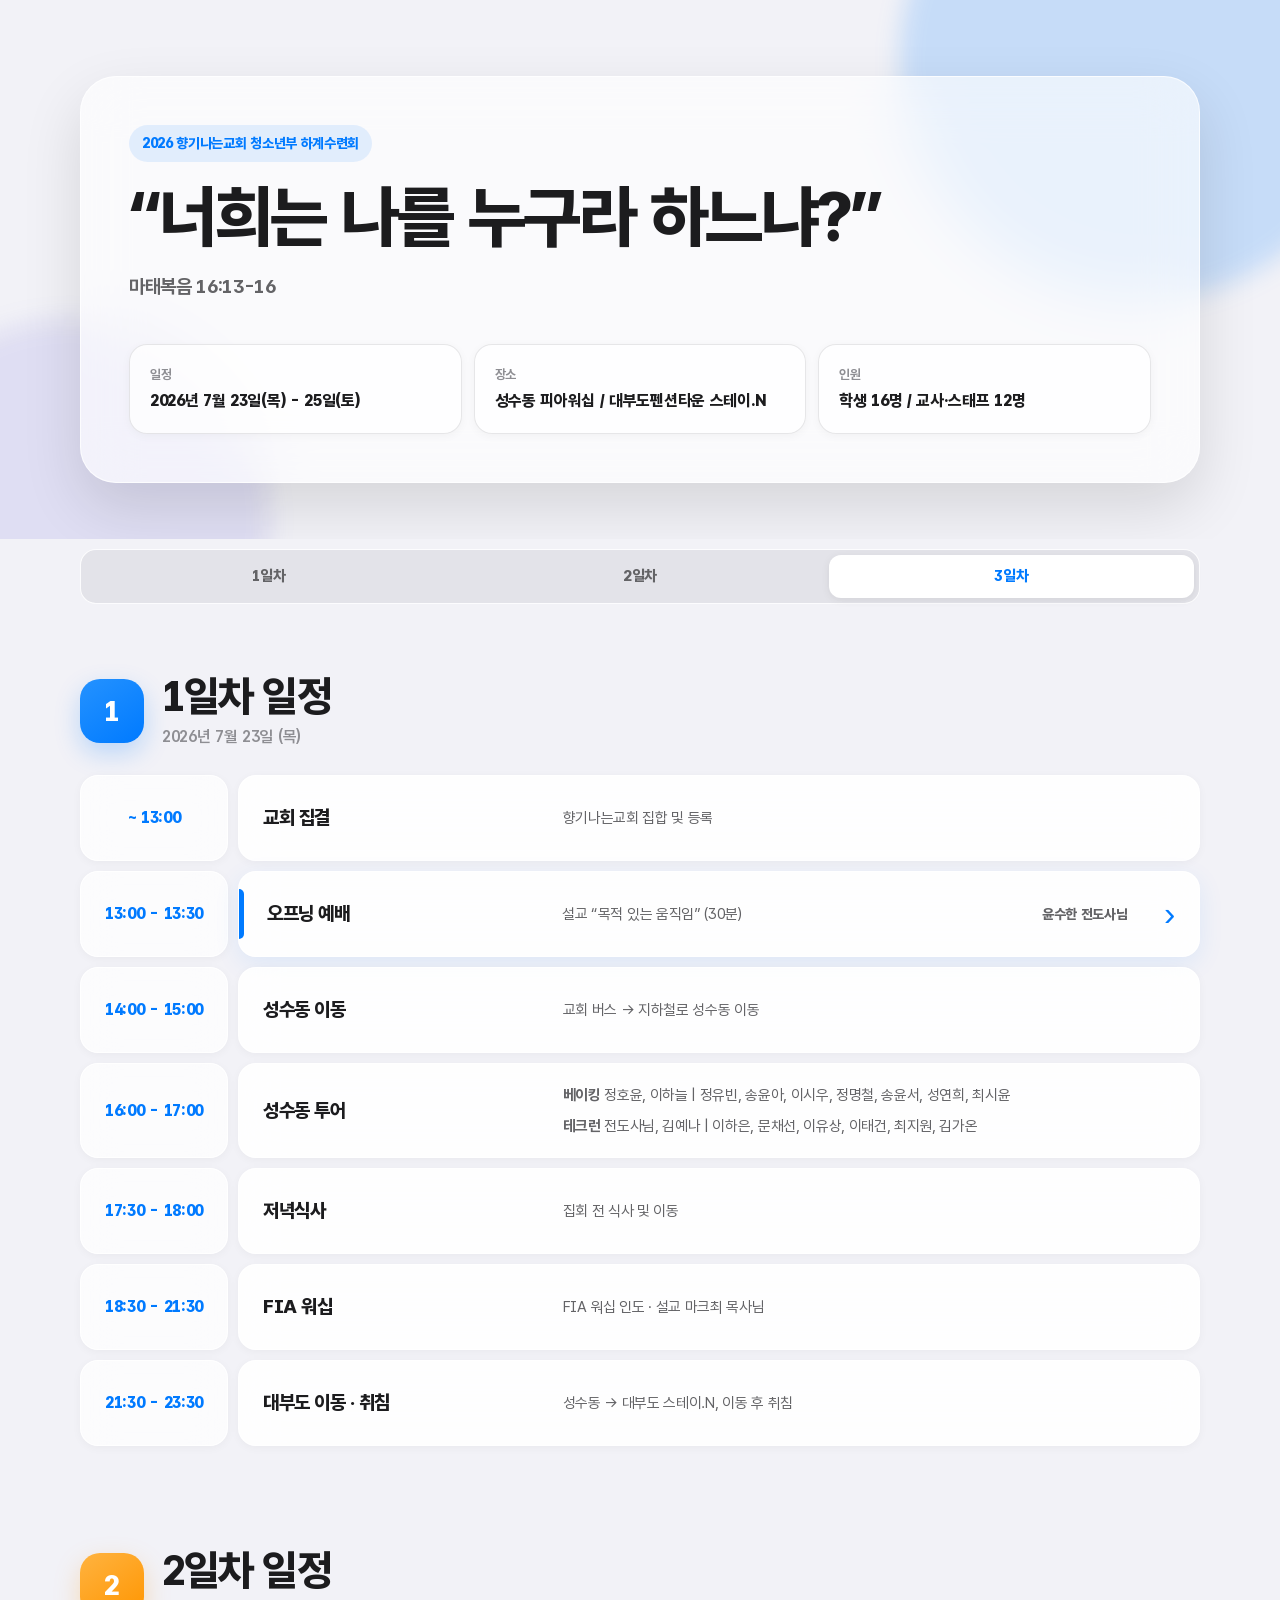
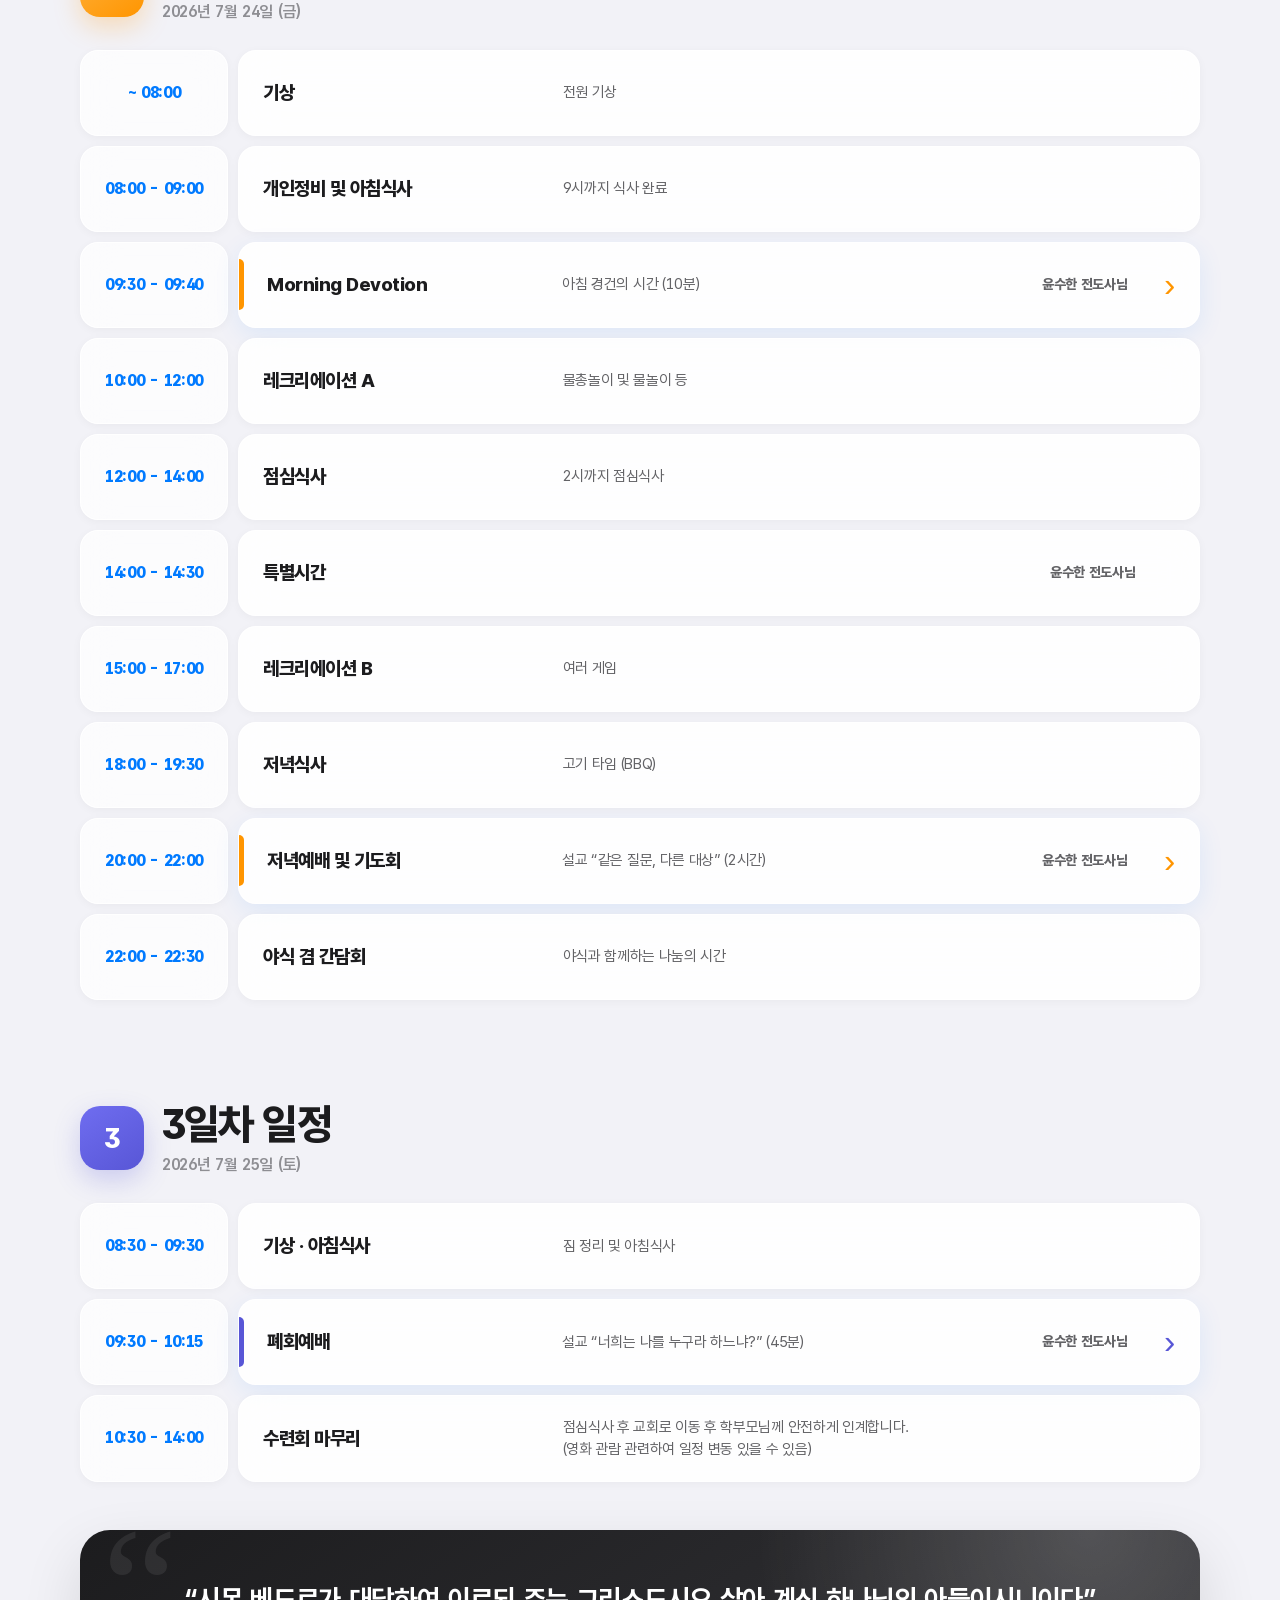
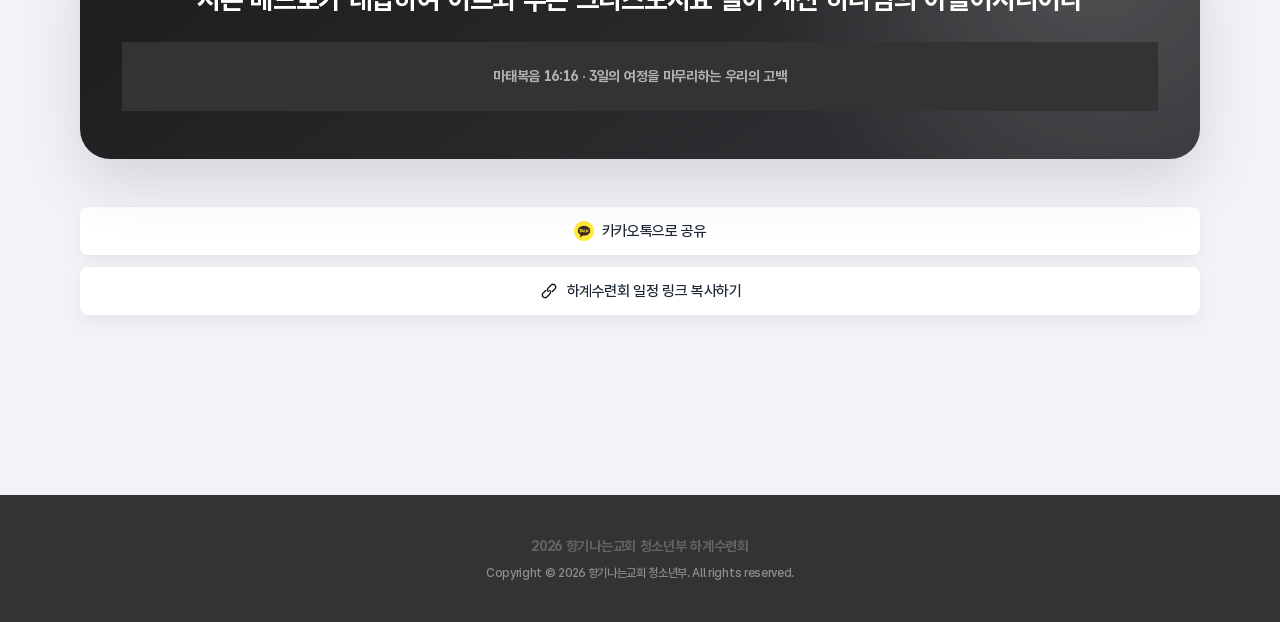
<file: index.html>
<!DOCTYPE html>
<html lang="ko">
<head>
  <meta charset="UTF-8">
  <meta name="viewport" content="width=device-width, initial-scale=1.0">
  <meta name="description" content="2026 향기나는교회 청소년부 하계수련회 일정 안내">

  <meta property="og:title" content="2026 향기나는교회 청소년부 하계수련회" />
  <meta property="og:type" content="website">
  <meta property="og:image" content="./resource/img/og.jpg">
  <meta property="og:url" content="https://haneulworks.github.io/hgnn-youth-summer-2026/">
  <meta property="og:description" content="📖 하계수련회 일정과 예배 순서를 확인하세요" />

  <title>2026 향기나는교회 청소년부 하계수련회</title>
  <link rel="stylesheet" href="./resource/css/font.css">
  <link rel="stylesheet" href="./resource/css/reset.css">
  <link rel="stylesheet" href="./resource/css/ux-common.css">
  <link rel="stylesheet" href="./resource/css/component.css">
  <link rel="stylesheet" href="./resource/css/main.css">
  <script src="./resource/js/common.js"></script>
</head>
<body>
  <a class="skip-link" href="#content">본문 바로가기</a>

  <div class="camp-wrap">
    <header class="camp-hero">
      <div class="inner">
        <p class="camp-hero__eyebrow">2026 향기나는교회 청소년부 하계수련회</p>
        <h1 class="camp-hero__title">“너희는 나를 누구라 하느냐?”</h1>
        <p class="camp-hero__verse">마태복음 16:13-16</p>
        <dl class="camp-hero__info">
          <div>
            <dt>일정</dt>
            <dd>2026년 7월 23일(목) - 25일(토)</dd>
          </div>
          <div>
            <dt>장소</dt>
            <dd>성수동 피아워십 / 대부도펜션타운 스테이.N</dd>
          </div>
          <div>
            <dt>인원</dt>
            <dd>학생 16명 / 교사·스태프 12명</dd>
          </div>
        </dl>
      </div>
    </header>

    <nav class="day-nav" aria-label="수련회 일차별 바로가기">
      <div class="inner">
        <a href="#day1">1일차</a>
        <a href="#day2">2일차</a>
        <a href="#day3">3일차</a>
      </div>
    </nav>

    <main id="content" class="schedule-main">
      <div class="inner">
        <section id="day1" class="day-section day-section--1" aria-labelledby="day1-title">
          <header class="day-heading">
            <span class="day-heading__number" aria-hidden="true">1</span>
            <div>
              <h2 id="day1-title">1일차 일정</h2>
              <p>2026년 7월 23일 (목)</p>
            </div>
          </header>

          <ol class="schedule-list">
            <li class="schedule-item">
              <time class="schedule-item__time" datetime="2026-07-23T11:00">~ 13:00</time>
              <div class="schedule-item__body">
                <strong class="schedule-item__title">교회 집결</strong>
                <p class="schedule-item__desc">향기나는교회 집합 및 등록</p>
                <!-- <span class="schedule-item__staff">각 반 선생님</span> -->
              </div>
            </li>
            <li class="schedule-item schedule-item--worship">
              <time class="schedule-item__time" datetime="2026-07-23T13:00">13:00 - 13:30</time>
              <a class="schedule-item__body" href="./sub/worship-opening.html" aria-label="오프닝 예배 순서지 바로가기">
                <strong class="schedule-item__title">오프닝 예배</strong>
                <p class="schedule-item__desc">설교 “목적 있는 움직임” (30분)</p>
                <span class="schedule-item__staff">윤수한 전도사님</span>
                <span class="schedule-item__link">예배 순서지 보기</span>
              </a>
            </li>
            <li class="schedule-item">
              <time class="schedule-item__time" datetime="2026-07-23T14:00">14:00 - 15:00</time>
              <div class="schedule-item__body">
                <strong class="schedule-item__title">성수동 이동</strong>
                <p class="schedule-item__desc">교회 버스 → 지하철로 성수동 이동</p>
              </div>
            </li>
            <li class="schedule-item">
              <time class="schedule-item__time" datetime="2026-07-23T15:00">16:00 - 17:00</time>
              <div class="schedule-item__body">
                <strong class="schedule-item__title">성수동 투어</strong>
                <div class="schedule-item__desc">
                    <p><b>베이킹</b> 정호윤, 이하늘 | 정유빈, 송윤아, 이시우, 정명철, 송윤서, 성연희, 최시윤</p>
                    <p class="mt-8"><b>테크런</b> 전도사님, 김예나 | 이하은, 문채선, 이유상, 이태건, 최지원, 김가온</p>
                </div>
              </div>
            </li>
            <li class="schedule-item">
              <time class="schedule-item__time" datetime="2026-07-23T17:00">17:30 - 18:00</time>
              <div class="schedule-item__body">
                <strong class="schedule-item__title">저녁식사</strong>
                <p class="schedule-item__desc">집회 전 식사 및 이동</p>
              </div>
            </li>
            <li class="schedule-item">
              <time class="schedule-item__time" datetime="2026-07-23T17:30">18:30 - 21:30</time>
              <div class="schedule-item__body">
                <strong class="schedule-item__title">FIA 워십</strong>
                <p class="schedule-item__desc">FIA 워십 인도 · 설교 마크최 목사님</p>
              </div>
            </li>
            <li class="schedule-item">
              <time class="schedule-item__time" datetime="2026-07-23T21:30">21:30 - 23:30</time>
              <div class="schedule-item__body">
                <strong class="schedule-item__title">대부도 이동 · 취침</strong>
                <p class="schedule-item__desc">성수동 → 대부도 스테이.N, 이동 후 취침</p>
              </div>
            </li>
          </ol>
        </section>

        <section id="day2" class="day-section day-section--2" aria-labelledby="day2-title">
          <header class="day-heading">
            <span class="day-heading__number" aria-hidden="true">2</span>
            <div>
              <h2 id="day2-title">2일차 일정</h2>
              <p>2026년 7월 24일 (금)</p>
            </div>
          </header>

          <ol class="schedule-list">
            <li class="schedule-item">
              <time class="schedule-item__time" datetime="2026-07-24T08:00">~ 08:00</time>
              <div class="schedule-item__body">
                <strong class="schedule-item__title">기상</strong>
                <p class="schedule-item__desc">전원 기상</p>
              </div>
            </li>
            <li class="schedule-item">
              <time class="schedule-item__time" datetime="2026-07-24T08:00">08:00 - 09:00</time>
              <div class="schedule-item__body">
                <strong class="schedule-item__title">개인정비 및 아침식사</strong>
                <p class="schedule-item__desc">9시까지 식사 완료</p>
              </div>
            </li>
            <li class="schedule-item schedule-item--worship">
              <time class="schedule-item__time" datetime="2026-07-24T09:30">09:30 - 09:40</time>
              <a class="schedule-item__body" href="./sub/worship-morning.html" aria-label="Morning Devotion 순서지 바로가기">
                <strong class="schedule-item__title">Morning Devotion</strong>
                <p class="schedule-item__desc">아침 경건의 시간 (10분)</p>
                <span class="schedule-item__staff">윤수한 전도사님</span>
                <span class="schedule-item__link">예배 순서지 보기</span>
              </a>
            </li>
            <li class="schedule-item">
              <time class="schedule-item__time" datetime="2026-07-24T10:00">10:00 - 12:00</time>
              <div class="schedule-item__body">
                <strong class="schedule-item__title">레크리에이션 A</strong>
                <p class="schedule-item__desc">물총놀이 및 물놀이 등</p>
              </div>
            </li>
            <li class="schedule-item">
              <time class="schedule-item__time" datetime="2026-07-24T12:00">12:00 - 14:00</time>
              <div class="schedule-item__body">
                <strong class="schedule-item__title">점심식사</strong>
                <p class="schedule-item__desc">2시까지 점심식사</p>
              </div>
            </li>
            <li class="schedule-item">
              <time class="schedule-item__time" datetime="2026-07-24T14:00">14:00 - 14:30</time>
              <div class="schedule-item__body">
                <strong class="schedule-item__title">특별시간</strong>
                <p class="schedule-item__desc"></p>
                <span class="schedule-item__staff">윤수한 전도사님</span>
              </div>
            </li>
            <li class="schedule-item">
              <time class="schedule-item__time" datetime="2026-07-24T15:00">15:00 - 17:00</time>
              <div class="schedule-item__body">
                <strong class="schedule-item__title">레크리에이션 B</strong>
                <p class="schedule-item__desc">여러 게임</p>
              </div>
            </li>
            <li class="schedule-item">
              <time class="schedule-item__time" datetime="2026-07-24T18:00">18:00 - 19:30</time>
              <div class="schedule-item__body">
                <strong class="schedule-item__title">저녁식사</strong>
                <p class="schedule-item__desc">고기 타임 (BBQ)</p>
              </div>
            </li>
            <li class="schedule-item schedule-item--worship">
              <time class="schedule-item__time" datetime="2026-07-24T20:00">20:00 - 22:00</time>
              <a class="schedule-item__body" href="./sub/worship-evening.html" aria-label="저녁예배 및 기도회 순서지 바로가기">
                <strong class="schedule-item__title">저녁예배 및 기도회</strong>
                <p class="schedule-item__desc">설교 “같은 질문, 다른 대상” (2시간)</p>
                <span class="schedule-item__staff">윤수한 전도사님</span>
                <span class="schedule-item__link">예배 순서지 보기</span>
              </a>
            </li>
            <li class="schedule-item">
              <time class="schedule-item__time" datetime="2026-07-24T22:00">22:00 - 22:30</time>
              <div class="schedule-item__body">
                <strong class="schedule-item__title">야식 겸 간담회</strong>
                <p class="schedule-item__desc">야식과 함께하는 나눔의 시간</p>
              </div>
            </li>
          </ol>
        </section>

        <section id="day3" class="day-section day-section--3" aria-labelledby="day3-title">
          <header class="day-heading">
            <span class="day-heading__number" aria-hidden="true">3</span>
            <div>
              <h2 id="day3-title">3일차 일정</h2>
              <p>2026년 7월 25일 (토)</p>
            </div>
          </header>

          <ol class="schedule-list">
            <li class="schedule-item">
              <time class="schedule-item__time" datetime="2026-07-25T08:30">08:30 - 09:30</time>
              <div class="schedule-item__body">
                <strong class="schedule-item__title">기상 · 아침식사</strong>
                <p class="schedule-item__desc">짐 정리 및 아침식사</p>
              </div>
            </li>
            <li class="schedule-item schedule-item--worship">
              <time class="schedule-item__time" datetime="2026-07-25T09:30">09:30 - 10:15</time>
              <a class="schedule-item__body" href="./sub/worship-closing.html" aria-label="폐회예배 순서지 바로가기">
                <strong class="schedule-item__title">폐회예배</strong>
                <p class="schedule-item__desc">설교 “너희는 나를 누구라 하느냐?” (45분)</p>
                <span class="schedule-item__staff">윤수한 전도사님</span>
                <span class="schedule-item__link">예배 순서지 보기</span>
              </a>
            </li>
            <li class="schedule-item">
              <time class="schedule-item__time" datetime="2026-07-25T10:30">10:30 - 14:00</time>
              <div class="schedule-item__body">
                <strong class="schedule-item__title">수련회 마무리</strong>
                <p class="schedule-item__desc">점심식사 후 교회로 이동 후 학부모님께 안전하게 인계합니다.<br>(영화 관람 관련하여 일정 변동 있을 수 있음)</p>
              </div>
            </li>
          </ol>

          <blockquote class="closing-verse">
            <p>“시몬 베드로가 대답하여 이르되 주는 그리스도시요 살아 계신 하나님의 아들이시니이다”</p>
            <footer>마태복음 16:16 · 3일의 여정을 마무리하는 우리의 고백</footer>
          </blockquote>
        </section>
        <!-- 주보 공유 -->
        <section class="share-wrap btn-wrap txt1 keep-all-pretty">
            <button type="button" id="kakaotalk-sharing-btn" class="btn btn-full"><img src="./resource/img/icon-kakao.png" alt="카카오톡 아이콘" />카카오톡으로 공유</button>
            <button type="button" class="btn btn-full copyText" data-copy="https://haneulworks.github.io/hgnn-youth-summer-2026/"><img src="./resource/img/icon-link.png" alt="링크 아이콘" />하계수련회 일정 링크 복사하기</button>
        </section>
      </div>
    </main>

    <footer class="camp-footer">
        <div class="inner">
            <p class="camp-footer__title">
            2026 향기나는교회 청소년부 하계수련회
            </p>

            <small class="camp-footer__copyright">
            Copyright &copy; 2026 향기나는교회 청소년부. All rights reserved.
            </small>
        </div>
    </footer>
  </div>
</body>

<script src="https://t1.kakaocdn.net/kakao_js_sdk/2.7.7/kakao.min.js" integrity="sha384-tJkjbtDbvoxO+diRuDtwRO9JXR7pjWnfjfRn5ePUpl7e7RJCxKCwwnfqUAdXh53p" crossorigin="anonymous"></script>

<script>
  Kakao.init('5c8e276ac66a278e925960b664548016');  // 사용하려는 앱의 JavaScript 키 입력
</script>

<script>
	document.getElementById('kakaotalk-sharing-btn').addEventListener('click', function () {
		Kakao.Share.sendCustom({
			templateId: 135518, // 숫자만 입력
			templateArgs: {
				FW: "향기나는교회 청소년부",
				date: "2026.01.11"
			}
		});
	});
</script>

</html>
</file>
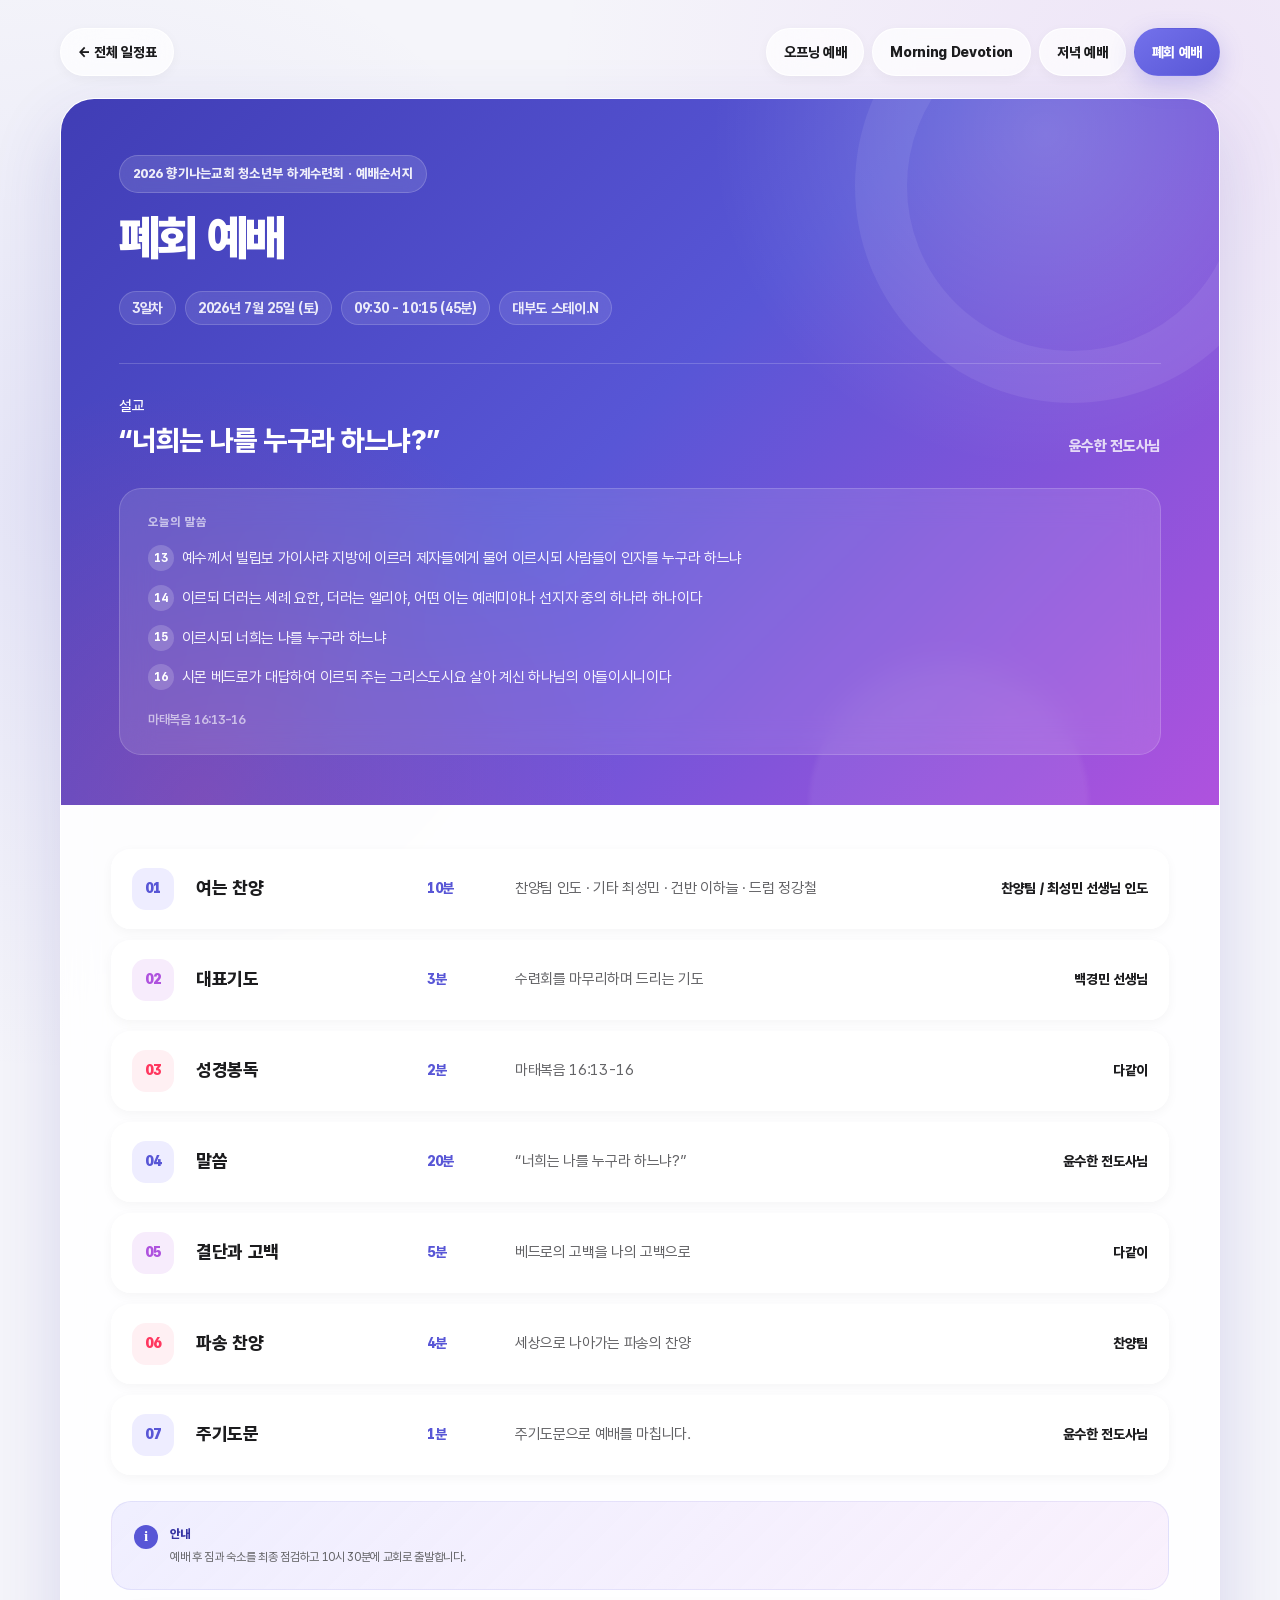
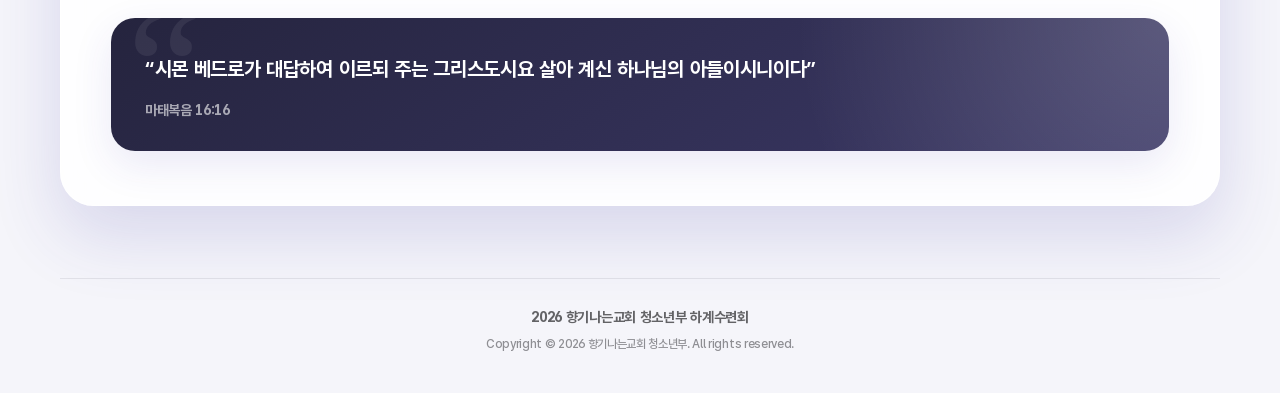
<file: sub/worship-closing.html>
<!DOCTYPE html>
<html lang="ko">

<head>
    <meta charset="UTF-8">
    <meta name="viewport" content="width=device-width,initial-scale=1.0">
    <meta name="description" content="2026 향기나는교회 청소년부 하계수련회 폐회예배 순서지">
    <title>폐회예배 | 2026 청소년부 하계수련회</title>
    <link rel="stylesheet" href="../resource/css/font.css">
    <link rel="stylesheet" href="../resource/css/reset.css">
    <link rel="stylesheet" href="../resource/css/ux-common.css">
    <link rel="stylesheet" href="../resource/css/sub.css">
</head>

<body><a class="skip-link" href="#content">본문 바로가기</a>
    <main id="content" class="worship-page">
        <div class="inner">
            <div class="worship-topbar"><a class="back-link" href="../index.html">← 전체 일정표</a>
                <nav class="worship-nav" aria-label="예배 순서지 바로가기"><a href="./worship-opening.html">오프닝 예배</a><a
                        href="./worship-morning.html">Morning Devotion</a><a href="./worship-evening.html">저녁 예배</a><a
                        href="./worship-closing.html" aria-current="page">폐회 예배</a></nav>
            </div>
            <article class="bulletin">
                <header class="bulletin__hero">
                    <p class="bulletin__eyebrow">2026 향기나는교회 청소년부 하계수련회 · 예배순서지</p>
                    <h1 class="bulletin__title">폐회 예배</h1>
                    <div class="bulletin__meta"><span>3일차</span><span>2026년 7월 25일 (토)</span><span>09:30 - 10:15
                            (45분)</span><span>대부도 스테이.N</span></div>
                    <div class="bulletin__sermon">
                        <div><span class="bulletin__sermon-label">설교</span>
                            <h2 class="bulletin__sermon-title">“너희는 나를 누구라 하느냐?”</h2>
                        </div>
                        <p class="bulletin__speaker">윤수한 전도사님</p>
                        <div class="bulletin__scripture">
                            <span class="bulletin__scripture-label">
                            오늘의 말씀
                            </span>

                            <blockquote class="scripture">
                                <p>
                                    <span class="verse">13</span>
                                    예수께서 빌립보 가이사랴 지방에 이르러 제자들에게 물어 이르시되
                                    사람들이 인자를 누구라 하느냐
                                </p>

                                <p>
                                    <span class="verse">14</span>
                                    이르되 더러는 세례 요한, 더러는 엘리야,
                                    어떤 이는 예레미야나 선지자 중의 하나라 하나이다
                                </p>

                                <p>
                                    <span class="verse">15</span>
                                    이르시되 너희는 나를 누구라 하느냐
                                </p>

                                <p>
                                    <span class="verse">16</span>
                                    시몬 베드로가 대답하여 이르되
                                    주는 그리스도시요 살아 계신 하나님의 아들이시니이다
                                </p>

                                <cite>마태복음 16:13-16</cite>
                            </blockquote>
                        </div>
                    </div>
                </header>
                <div class="bulletin__body">
                    <ol class="order-list">
                        <li class="order-item"><strong class="order-item__name">여는 찬양</strong><span
                                class="order-item__time">10분</span>
                            <p class="order-item__detail">찬양팀 인도 · 기타 최성민 · 건반 이하늘 · 드럼 정강철</p><span
                                class="order-item__leader">찬양팀 / 최성민 선생님 인도</span>
                        </li>
                        <li class="order-item"><strong class="order-item__name">대표기도</strong><span
                                class="order-item__time">3분</span>
                            <p class="order-item__detail">수련회를 마무리하며 드리는 기도</p><span class="order-item__leader">백경민 선생님</span>
                        </li>
                        <li class="order-item"><strong class="order-item__name">성경봉독</strong><span
                                class="order-item__time">2분</span>
                            <p class="order-item__detail">마태복음 16:13-16</p><span class="order-item__leader">다같이</span>
                        </li>
                        <li class="order-item"><strong class="order-item__name">말씀</strong><span
                                class="order-item__time">20분</span>
                            <p class="order-item__detail">“너희는 나를 누구라 하느냐?”</p><span class="order-item__leader">윤수한
                                전도사님</span>
                        </li>
                        <li class="order-item"><strong class="order-item__name">결단과 고백</strong><span
                                class="order-item__time">5분</span>
                            <p class="order-item__detail">베드로의 고백을 나의 고백으로</p><span
                                class="order-item__leader">다같이</span>
                        </li>
                        <li class="order-item"><strong class="order-item__name">파송 찬양</strong><span
                                class="order-item__time">4분</span>
                            <p class="order-item__detail">세상으로 나아가는 파송의 찬양</p><span
                                class="order-item__leader">찬양팀</span>
                        </li>
                        <li class="order-item"><strong class="order-item__name">주기도문</strong><span
                                class="order-item__time">1분</span>
                            <p class="order-item__detail">주기도문으로 예배를 마칩니다.</p><span class="order-item__leader">윤수한
                                전도사님</span>
                        </li>
                    </ol>
                    <aside class="bulletin__note"><strong>안내</strong>
                        <p>예배 후 짐과 숙소를 최종 점검하고 10시 30분에 교회로 출발합니다.</p>
                    </aside>
                    <blockquote class="bulletin__verse">
                        <p>“시몬 베드로가 대답하여 이르되 주는 그리스도시요 살아 계신 하나님의 아들이시니이다”</p><cite>마태복음 16:16</cite>
                    </blockquote>
                </div>
            </article>
        </div>
    </main>
    <footer class="camp-footer">
        <div class="inner">
            <p class="camp-footer__title">
            2026 향기나는교회 청소년부 하계수련회
            </p>

            <small class="camp-footer__copyright">
            Copyright &copy; 2026 향기나는교회 청소년부. All rights reserved.
            </small>
        </div>
    </footer>
</body>

</html>
</file>
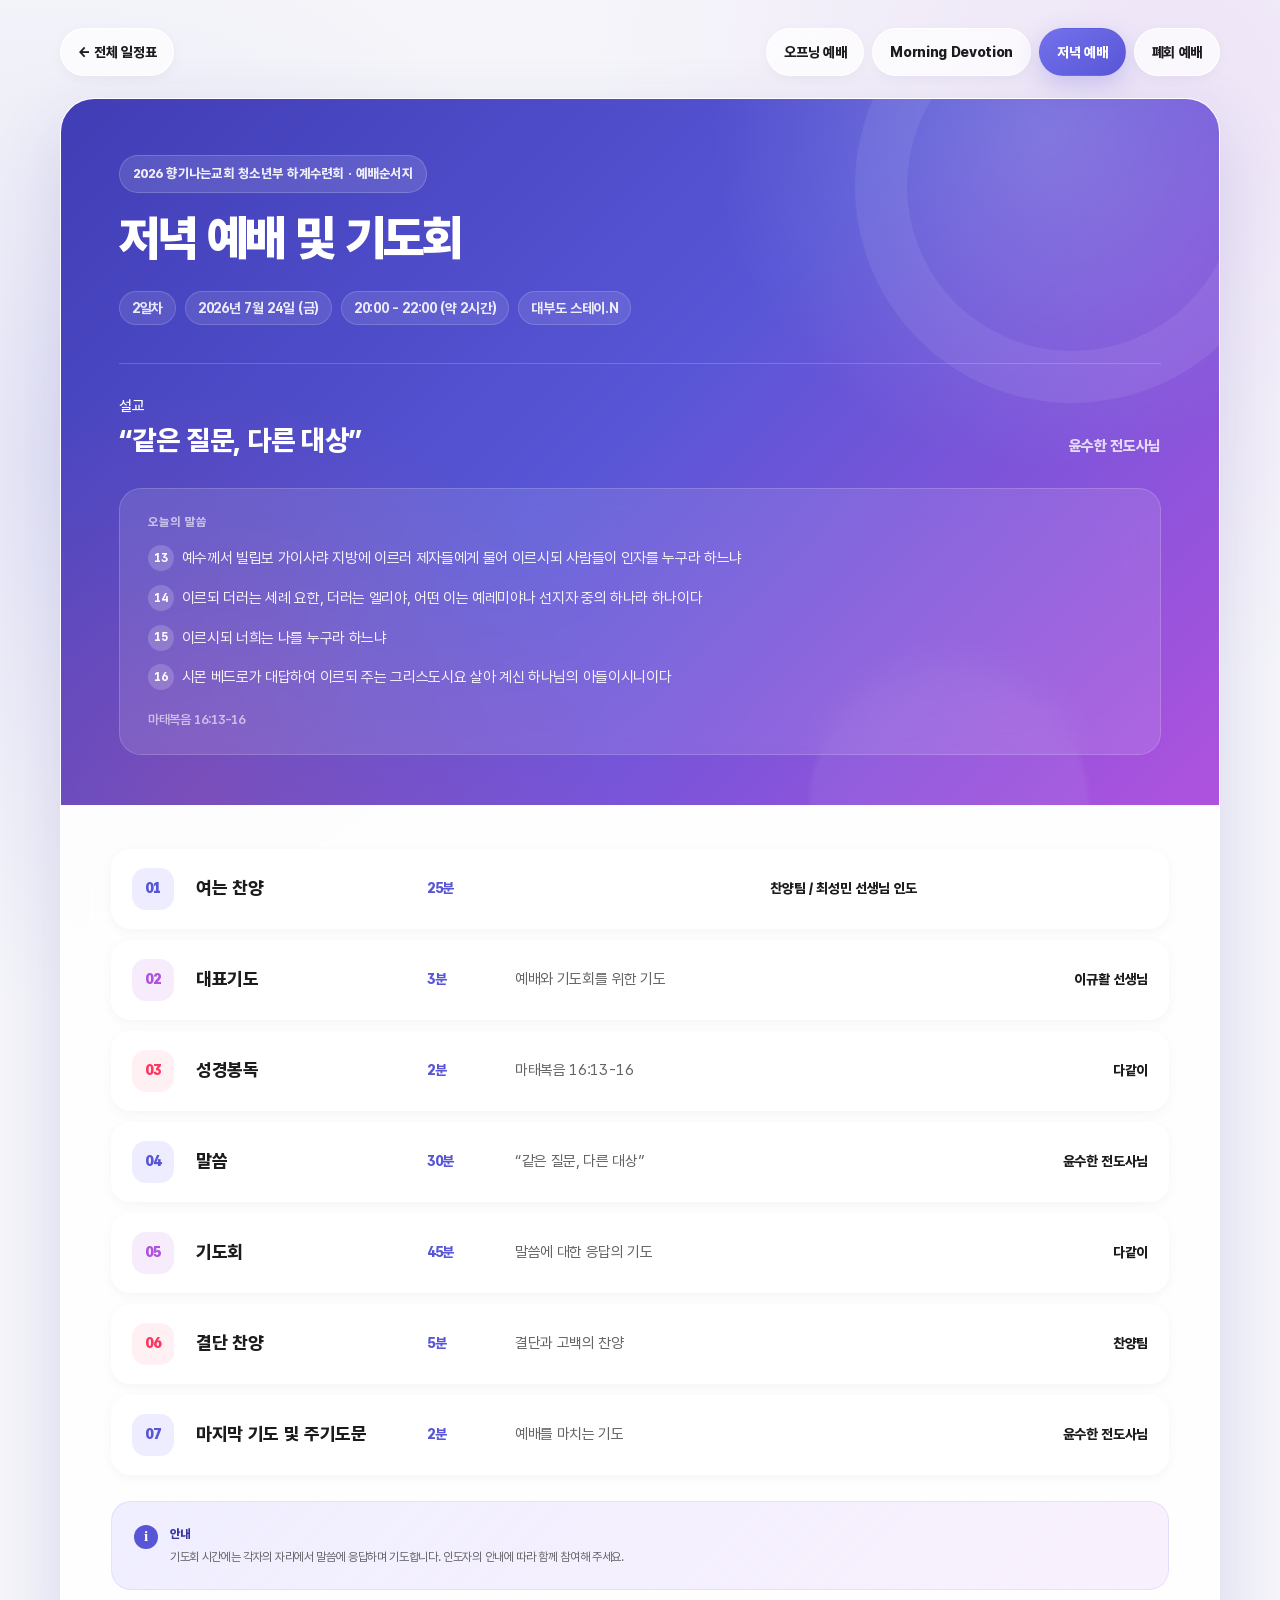
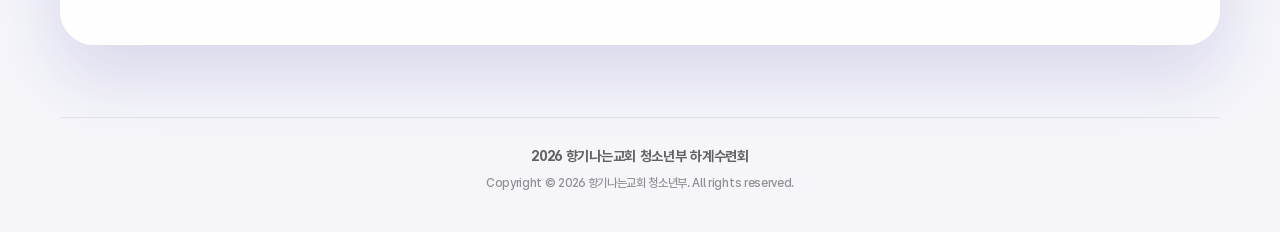
<file: sub/worship-evening.html>
<!DOCTYPE html>
<html lang="ko">

<head>
    <meta charset="UTF-8">
    <meta name="viewport" content="width=device-width,initial-scale=1.0">
    <meta name="description" content="2026 향기나는교회 청소년부 하계수련회 저녁예배 및 기도회 순서지">
    <title>저녁예배 및 기도회 | 2026 청소년부 하계수련회</title>
    <link rel="stylesheet" href="../resource/css/font.css">
    <link rel="stylesheet" href="../resource/css/reset.css">
    <link rel="stylesheet" href="../resource/css/ux-common.css">
    <link rel="stylesheet" href="../resource/css/sub.css">
</head>

<body><a class="skip-link" href="#content">본문 바로가기</a>
    <main id="content" class="worship-page">
        <div class="inner">
            <div class="worship-topbar"><a class="back-link" href="../index.html">← 전체 일정표</a>
                <nav class="worship-nav" aria-label="예배 순서지 바로가기"><a href="./worship-opening.html">오프닝 예배</a><a
                        href="./worship-morning.html">Morning Devotion</a><a href="./worship-evening.html"
                        aria-current="page">저녁 예배</a><a href="./worship-closing.html">폐회 예배</a></nav>
            </div>
            <article class="bulletin">
                <header class="bulletin__hero">
                    <p class="bulletin__eyebrow">2026 향기나는교회 청소년부 하계수련회 · 예배순서지</p>
                    <h1 class="bulletin__title">저녁 예배 및 기도회</h1>
                    <div class="bulletin__meta"><span>2일차</span><span>2026년 7월 24일 (금)</span><span>20:00 - 22:00 (약
                            2시간)</span><span>대부도 스테이.N</span></div>
                    <div class="bulletin__sermon">
                        <div><span class="bulletin__sermon-label">설교</span>
                            <h2 class="bulletin__sermon-title">“같은 질문, 다른 대상”</h2>
                        </div>
                        <p class="bulletin__speaker">윤수한 전도사님</p>
                        <div class="bulletin__scripture">
                            <span class="bulletin__scripture-label">
                            오늘의 말씀
                            </span>

                            <blockquote class="scripture">
                                <p>
                                    <span class="verse">13</span>
                                    예수께서 빌립보 가이사랴 지방에 이르러 제자들에게 물어 이르시되
                                    사람들이 인자를 누구라 하느냐
                                </p>

                                <p>
                                    <span class="verse">14</span>
                                    이르되 더러는 세례 요한, 더러는 엘리야,
                                    어떤 이는 예레미야나 선지자 중의 하나라 하나이다
                                </p>

                                <p>
                                    <span class="verse">15</span>
                                    이르시되 너희는 나를 누구라 하느냐
                                </p>

                                <p>
                                    <span class="verse">16</span>
                                    시몬 베드로가 대답하여 이르되
                                    주는 그리스도시요 살아 계신 하나님의 아들이시니이다
                                </p>

                                <cite>마태복음 16:13-16</cite>
                            </blockquote>
                        </div>
                    </div>
                </header>
                <div class="bulletin__body">
                    <ol class="order-list">
                        <li class="order-item"><strong class="order-item__name">여는 찬양</strong><span
                                class="order-item__time">25분</span>
                                <span
                                class="order-item__leader">찬양팀 / 최성민 선생님 인도</span>
                        </li>
                        <li class="order-item"><strong class="order-item__name">대표기도</strong><span
                                class="order-item__time">3분</span>
                            <p class="order-item__detail">예배와 기도회를 위한 기도</p><span class="order-item__leader">이규활 선생님</span>
                        </li>
                        <li class="order-item"><strong class="order-item__name">성경봉독</strong><span
                                class="order-item__time">2분</span>
                            <p class="order-item__detail">마태복음 16:13-16</p><span class="order-item__leader">다같이</span>
                        </li>
                        <li class="order-item"><strong class="order-item__name">말씀</strong><span
                                class="order-item__time">30분</span>
                            <p class="order-item__detail">“같은 질문, 다른 대상”</p><span class="order-item__leader">윤수한
                                전도사님</span>
                        </li>
                        <li class="order-item"><strong class="order-item__name">기도회</strong><span
                                class="order-item__time">45분</span>
                            <p class="order-item__detail">말씀에 대한 응답의 기도</p><span class="order-item__leader">다같이</span>
                        </li>
                        <li class="order-item"><strong class="order-item__name">결단 찬양</strong><span
                                class="order-item__time">5분</span>
                            <p class="order-item__detail">결단과 고백의 찬양</p><span class="order-item__leader">찬양팀</span>
                        </li>
                        <li class="order-item"><strong class="order-item__name">마지막 기도 및 주기도문</strong><span
                                class="order-item__time">2분</span>
                            <p class="order-item__detail">예배를 마치는 기도</p><span class="order-item__leader">윤수한 전도사님</span>
                        </li>
                    </ol>
                    <aside class="bulletin__note"><strong>안내</strong>
                        <p>기도회 시간에는 각자의 자리에서 말씀에 응답하며 기도합니다. 인도자의 안내에 따라 함께 참여해 주세요.</p>
                    </aside>
                </div>
            </article>
        </div>
    </main>
    <footer class="camp-footer">
        <div class="inner">
            <p class="camp-footer__title">
            2026 향기나는교회 청소년부 하계수련회
            </p>

            <small class="camp-footer__copyright">
            Copyright &copy; 2026 향기나는교회 청소년부. All rights reserved.
            </small>
        </div>
    </footer>
</body>

</html>
</file>
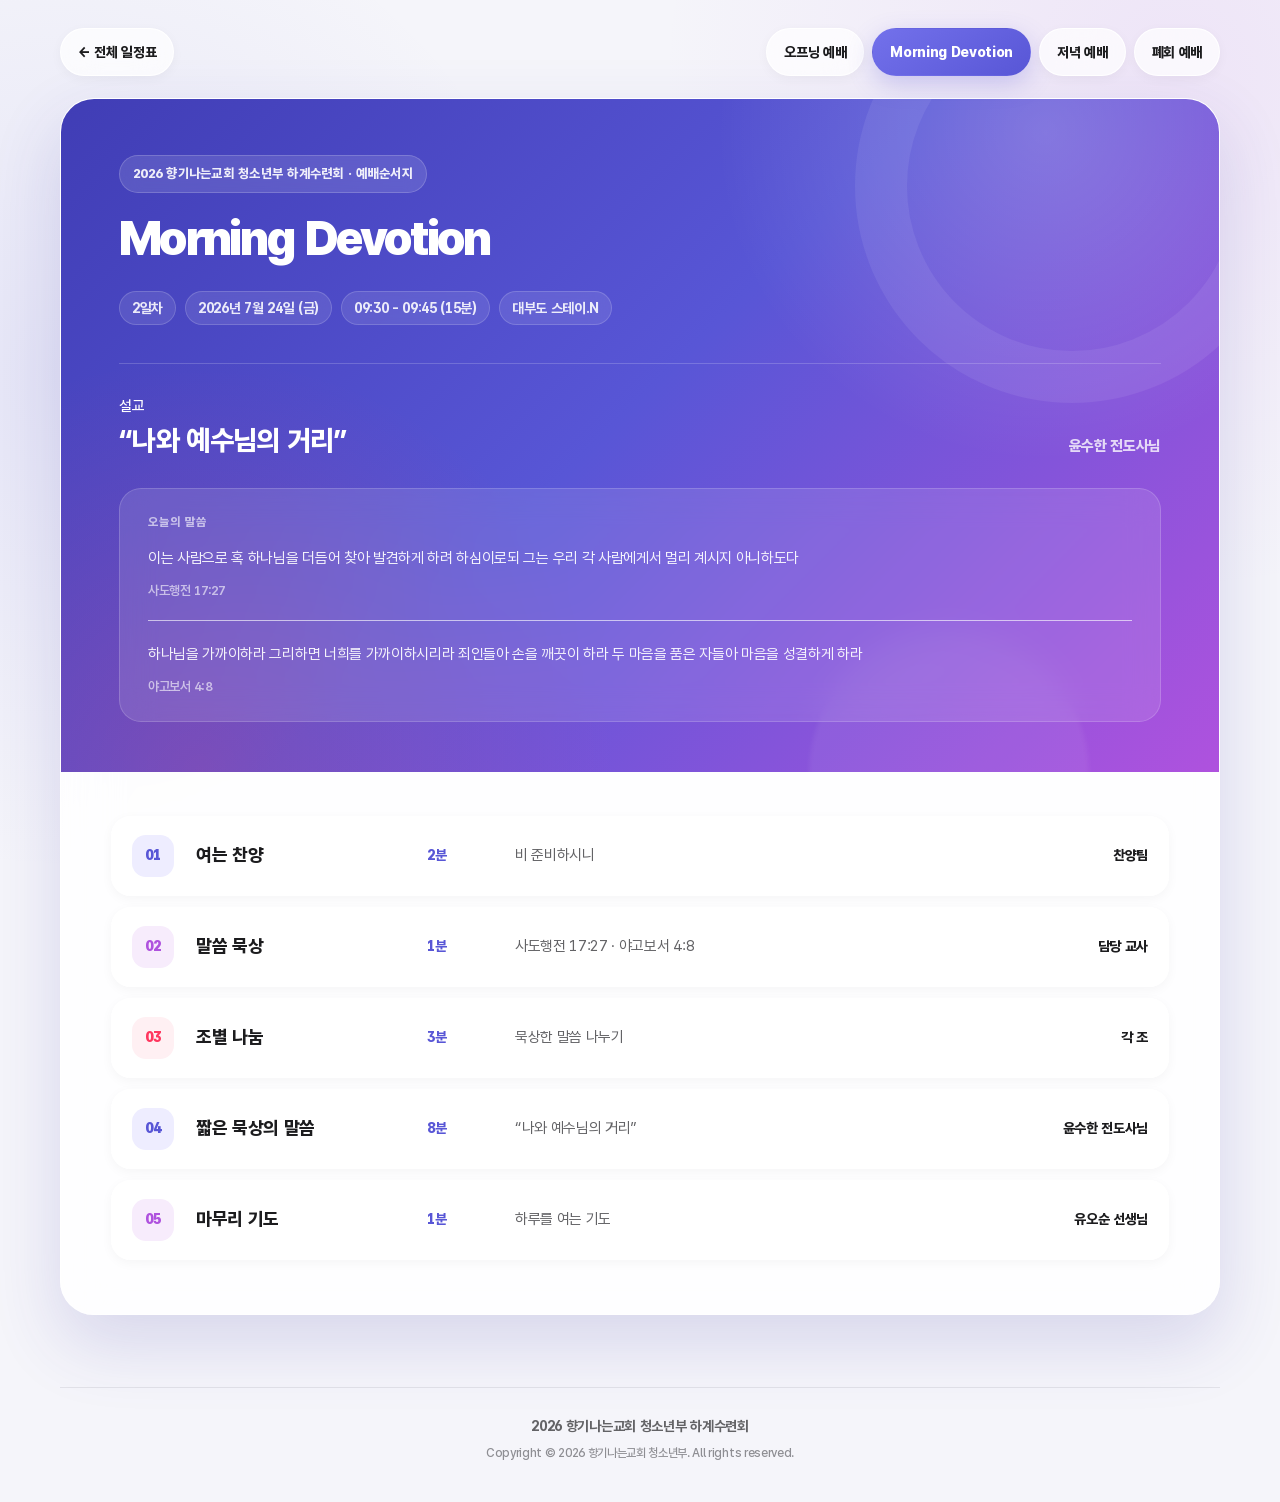
<file: sub/worship-morning.html>
<!DOCTYPE html>
<html lang="ko">

<head>
    <meta charset="UTF-8">
    <meta name="viewport" content="width=device-width,initial-scale=1.0">
    <meta name="description" content="2026 향기나는교회 청소년부 하계수련회 Morning Devotion 순서지">
    <title>Morning Devotion | 2026 청소년부 하계수련회</title>
    <link rel="stylesheet" href="../resource/css/font.css">
    <link rel="stylesheet" href="../resource/css/reset.css">
    <link rel="stylesheet" href="../resource/css/ux-common.css">
    <link rel="stylesheet" href="../resource/css/sub.css">
</head>

<body><a class="skip-link" href="#content">본문 바로가기</a>
    <main id="content" class="worship-page">
        <div class="inner">
            <div class="worship-topbar"><a class="back-link" href="../index.html">← 전체 일정표</a>
                <nav class="worship-nav" aria-label="예배 순서지 바로가기"><a href="./worship-opening.html">오프닝 예배</a><a
                        href="./worship-morning.html" aria-current="page">Morning Devotion</a><a
                        href="./worship-evening.html">저녁 예배</a><a href="./worship-closing.html">폐회 예배</a></nav>
            </div>
            <article class="bulletin">
                <header class="bulletin__hero">
                    <p class="bulletin__eyebrow">2026 향기나는교회 청소년부 하계수련회 · 예배순서지</p>
                    <h1 class="bulletin__title">Morning Devotion</h1>
                    <div class="bulletin__meta"><span>2일차</span><span>2026년 7월 24일 (금)</span><span>09:30 - 09:45
                            (15분)</span><span>대부도 스테이.N</span></div>
                    <div class="bulletin__sermon">
                        <div><span class="bulletin__sermon-label">설교</span>
                            <h2 class="bulletin__sermon-title">“나와 예수님의 거리”</h2>
                        </div>
                        <p class="bulletin__speaker">윤수한 전도사님</p>
                        <div class="bulletin__scripture">
                            <span class="bulletin__scripture-label">오늘의 말씀</span>

                            <blockquote class="scripture">
                                <p>
                                이는 사람으로 혹 하나님을 더듬어 찾아 발견하게 하려 하심이로되 그는 우리 각 사람에게서 멀리 계시지 아니하도다
                                </p>
                                <cite class="mt-8">사도행전 17:27</cite>
                            </blockquote>

                            <blockquote class="scripture">
                                <p>
                                하나님을 가까이하라 그리하면 너희를 가까이하시리라 죄인들아 손을 깨끗이 하라 두 마음을 품은 자들아 마음을 성결하게 하라
                                </p>
                                <cite class="mt-8">야고보서 4:8</cite>
                            </blockquote>
                        </div>
                    </div>
                </header>
                <div class="bulletin__body">
                    <ol class="order-list">
                        <li class="order-item"><strong class="order-item__name">여는 찬양</strong><span
                                class="order-item__time">2분</span>
                            <p class="order-item__detail">비 준비하시니</p><span class="order-item__leader">찬양팀</span>
                        </li>
                        <li class="order-item"><strong class="order-item__name">말씀 묵상</strong><span
                                class="order-item__time">1분</span>
                            <p class="order-item__detail">사도행전 17:27 · 야고보서 4:8</p><span class="order-item__leader">담당
                                교사</span>
                        </li>
                        <li class="order-item"><strong class="order-item__name">조별 나눔</strong><span
                                class="order-item__time">3분</span>
                            <p class="order-item__detail">묵상한 말씀 나누기</p><span class="order-item__leader">각 조</span>
                        </li>
                        <li class="order-item"><strong class="order-item__name">짧은 묵상의 말씀</strong><span
                                class="order-item__time">8분</span>
                            <p class="order-item__detail">“나와 예수님의 거리”</p><span class="order-item__leader">윤수한
                                전도사님</span>
                        </li>
                        <li class="order-item"><strong class="order-item__name">마무리 기도</strong><span
                                class="order-item__time">1분</span>
                            <p class="order-item__detail">하루를 여는 기도</p><span class="order-item__leader">유오순 선생님</span>
                        </li>
                    </ol>
                </div>
            </article>
        </div>
    </main>
    <footer class="camp-footer">
        <div class="inner">
            <p class="camp-footer__title">
            2026 향기나는교회 청소년부 하계수련회
            </p>

            <small class="camp-footer__copyright">
            Copyright &copy; 2026 향기나는교회 청소년부. All rights reserved.
            </small>
        </div>
    </footer>
</body>

</html>
</file>
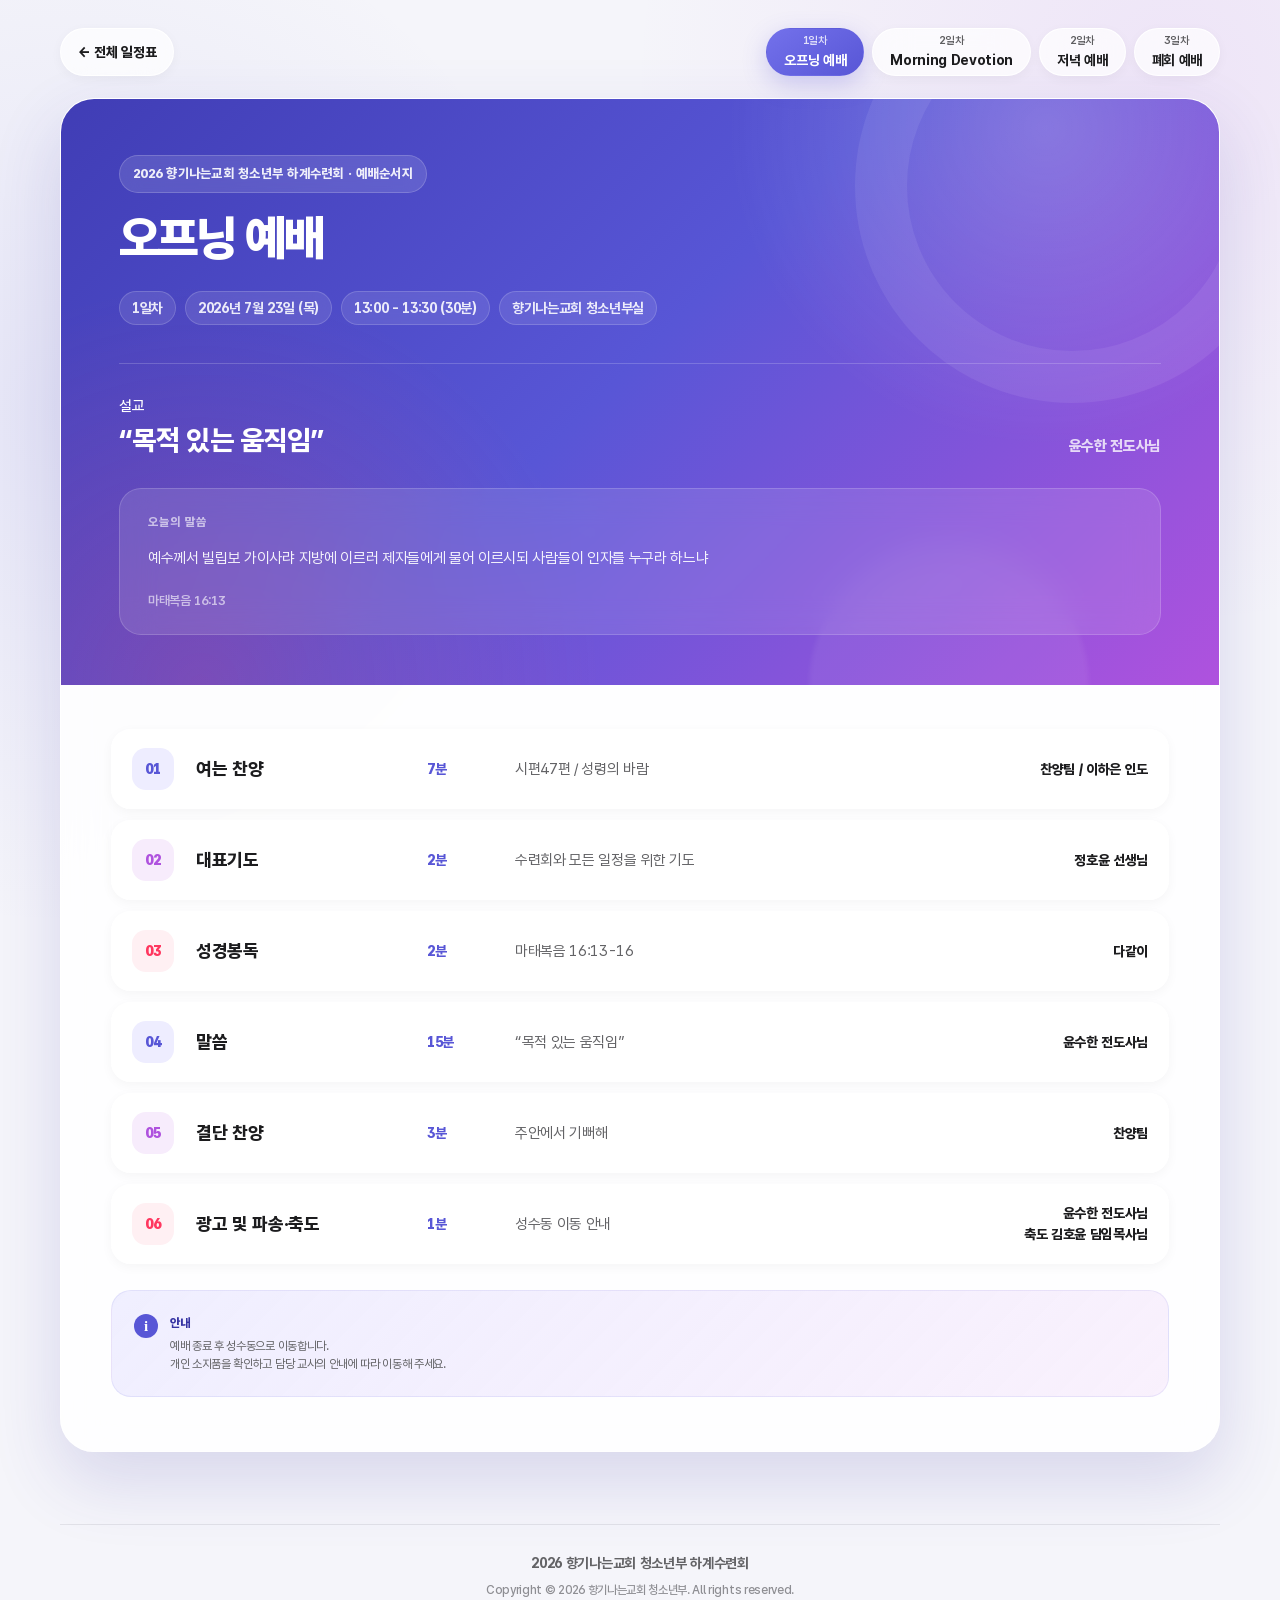
<file: sub/worship-opening.html>
<!DOCTYPE html>
<html lang="ko">

<head>
    <meta charset="UTF-8">
    <meta name="viewport" content="width=device-width,initial-scale=1.0">
    <meta name="description" content="2026 향기나는교회 청소년부 하계수련회 오프닝 예배 순서지">
    <title>오프닝 예배 | 2026 청소년부 하계수련회</title>
    <link rel="stylesheet" href="../resource/css/font.css">
    <link rel="stylesheet" href="../resource/css/reset.css">
    <link rel="stylesheet" href="../resource/css/ux-common.css">
    <link rel="stylesheet" href="../resource/css/sub.css">
</head>

<body><a class="skip-link" href="#content">본문 바로가기</a>
    <main id="content" class="worship-page">
        <div class="inner">
            <div class="worship-topbar"><a class="back-link" href="../index.html">← 전체 일정표</a>
                <nav class="worship-nav" aria-label="예배 순서지 바로가기">
                    <a href="worship-opening.html" aria-current="page">
                        <small>1일차</small>
                        <strong>오프닝 예배</strong>
                    </a>

                    <a href="worship-morning.html">
                        <small>2일차</small>
                        <strong>Morning Devotion</strong>
                    </a>

                    <a href="worship-evening.html">
                        <small>2일차</small>
                        <strong>저녁 예배</strong>
                    </a>

                    <a href="worship-closing.html">
                        <small>3일차</small>
                        <strong>폐회 예배</strong>
                    </a>
                </nav>
            </div>
            <article class="bulletin">
                <header class="bulletin__hero">
                    <p class="bulletin__eyebrow">2026 향기나는교회 청소년부 하계수련회 · 예배순서지</p>
                    <h1 class="bulletin__title">오프닝 예배</h1>
                    <div class="bulletin__meta"><span>1일차</span><span>2026년 7월 23일 (목)</span><span>13:00 - 13:30
                            (30분)</span><span>향기나는교회 청소년부실</span></div>
                    <div class="bulletin__sermon">
                        <div><span class="bulletin__sermon-label">설교</span>
                            <h2 class="bulletin__sermon-title">“목적 있는 움직임”</h2>
                        </div>
                        <p class="bulletin__speaker">윤수한 전도사님</p>
                        <div class="bulletin__scripture">
                            <span class="bulletin__scripture-label">
                            오늘의 말씀
                            </span>

                            <blockquote class="scripture">
                                <p>
                                    예수께서 빌립보 가이사랴 지방에 이르러 제자들에게 물어 이르시되
                                    사람들이 인자를 누구라 하느냐
                                </p>

                                <cite>마태복음 16:13</cite>
                            </blockquote>
                        </div>
                    </div>
                </header>
                <div class="bulletin__body">
                    <ol class="order-list">
                        <li class="order-item"><strong class="order-item__name">여는 찬양</strong><span
                                class="order-item__time">7분</span>
                            <p class="order-item__detail">시편47편 / 성령의 바람</p><span class="order-item__leader">찬양팀 / 이하은 인도</span>
                        </li>
                        <li class="order-item"><strong class="order-item__name">대표기도</strong><span
                                class="order-item__time">2분</span>
                            <p class="order-item__detail">수련회와 모든 일정을 위한 기도</p><span class="order-item__leader">정호윤 선생님</span>
                        </li>
                        <li class="order-item"><strong class="order-item__name">성경봉독</strong><span
                                class="order-item__time">2분</span>
                            <p class="order-item__detail">마태복음 16:13-16</p><span class="order-item__leader">다같이</span>
                        </li>
                        <li class="order-item"><strong class="order-item__name">말씀</strong><span
                                class="order-item__time">15분</span>
                            <p class="order-item__detail">“목적 있는 움직임”</p><span class="order-item__leader">윤수한 전도사님</span>
                        </li>
                        <li class="order-item"><strong class="order-item__name">결단 찬양</strong><span
                                class="order-item__time">3분</span>
                            <p class="order-item__detail">주안에서 기뻐해</p><span class="order-item__leader">찬양팀</span>
                        </li>
                        <li class="order-item"><strong class="order-item__name">광고 및 파송·축도</strong><span
                                class="order-item__time">1분</span>
                            <p class="order-item__detail">성수동 이동 안내</p><div class="order-item__leader"><p>윤수한 전도사님</p><p>축도 김호윤
                                담임목사님</p></div>
                        </li>
                    </ol>
                    <aside class="bulletin__note"><strong>안내</strong>
                        <p>예배 종료 후 성수동으로 이동합니다.<br>개인 소지품을 확인하고 담당 교사의 안내에 따라 이동해 주세요.</p>
                    </aside>
                </div>
            </article>
        </div>
    </main>
    <footer class="camp-footer">
        <div class="inner">
            <p class="camp-footer__title">
            2026 향기나는교회 청소년부 하계수련회
            </p>

            <small class="camp-footer__copyright">
            Copyright &copy; 2026 향기나는교회 청소년부. All rights reserved.
            </small>
        </div>
    </footer>
</body>

</html>
</file>
<file: resource/css/font.css>
@charset "UTF-8";

/* 프리탠다드 GOV */
@font-face {
    font-family: 'PretendardGOV';
    font-weight: 900;
    font-display: swap;
    src: local('PretendardGOV-Black'), url(../fonts/woff2/PretendardGOV-Black.woff2) format('woff2'), url(../fonts/woff/PretendardGOV-Black.woff) format('woff');
}

@font-face {
    font-family: 'PretendardGOV';
    font-weight: 800;
    font-display: swap;
    src: local('PretendardGOV-ExtraBold'), url(../fonts/woff2/PretendardGOV-ExtraBold.woff2) format('woff2'), url(../fonts/woff/PretendardGOV-ExtraBold.woff) format('woff');
}

@font-face {
    font-family: 'PretendardGOV';
    font-weight: 700;
    font-display: swap;
    src: local('PretendardGOV-Bold'), url(../fonts/woff2/PretendardGOV-Bold.woff2) format('woff2'), url(../fonts/woff/PretendardGOV-Bold.woff) format('woff');
}

@font-face {
    font-family: 'PretendardGOV';
    font-weight: 600;
    font-display: swap;
    src: local('PretendardGOV-SemiBold'), url(../fonts/woff2/PretendardGOV-SemiBold.woff2) format('woff2'), url(../fonts/woff/PretendardGOV-SemiBold.woff) format('woff');
}

@font-face {
    font-family: 'PretendardGOV';
    font-weight: 500;
    font-display: swap;
    src: local('PretendardGOV-Medium'), url(../fonts/woff2/PretendardGOV-Medium.woff2) format('woff2'), url(../fonts/woff/PretendardGOV-Medium.woff) format('woff');
}

@font-face {
    font-family: 'PretendardGOV';
    font-weight: 400;
    font-display: swap;
    src: local('PretendardGOV-Regular'), url(../fonts/woff2/PretendardGOV-Regular.woff2) format('woff2'), url(../fonts/woff/PretendardGOV-Regular.woff) format('woff');
}

@font-face {
    font-family: 'PretendardGOV';
    font-weight: 300;
    font-display: swap;
    src: local('PretendardGOV-Light'), url(../fonts/woff2/PretendardGOV-Light.woff2) format('woff2'), url(../fonts/woff/PretendardGOV-Light.woff) format('woff');
}

@font-face {
    font-family: 'PretendardGOV';
    font-weight: 200;
    font-display: swap;
    src: local('PretendardGOV-ExtraLight'), url(../fonts/woff2/PretendardGOV-ExtraLight.woff2) format('woff2'), url(../fonts/woff/PretendardGOV-ExtraLight.woff) format('woff');
}

@font-face {
    font-family: 'PretendardGOV';
    font-weight: 100;
    font-display: swap;
    src: local('PretendardGOV-Thin'), url(../fonts/woff2/PretendardGOV-Thin.woff2) format('woff2'), url(../fonts/woff/PretendardGOV-Thin.woff) format('woff');
}

/* 프리탠다드 */
@font-face {
    font-family: 'Pretendard';
    font-weight: 900;
    font-display: swap;
    src: local('Pretendard-Black'), url(../fonts/woff2/Pretendard-Black.woff2) format('woff2'), url(../fonts/woff/Pretendard-Black.woff) format('woff');
}

@font-face {
    font-family: 'Pretendard';
    font-weight: 800;
    font-display: swap;
    src: local('Pretendard-ExtraBold'), url(../fonts/woff2/Pretendard-ExtraBold.woff2) format('woff2'), url(../fonts/woff/Pretendard-ExtraBold.woff) format('woff');
}

@font-face {
    font-family: 'Pretendard';
    font-weight: 700;
    font-display: swap;
    src: local('Pretendard-Bold'), url(../fonts/woff2/Pretendard-Bold.woff2) format('woff2'), url(../fonts/woff/Pretendard-Bold.woff) format('woff');
}

@font-face {
    font-family: 'Pretendard';
    font-weight: 600;
    font-display: swap;
    src: local('Pretendard-SemiBold'), url(../fonts/woff2/Pretendard-SemiBold.woff2) format('woff2'), url(../fonts/woff/Pretendard-SemiBold.woff) format('woff');
}

@font-face {
    font-family: 'Pretendard';
    font-weight: 500;
    font-display: swap;
    src: local('Pretendard-Medium'), url(../fonts/woff2/Pretendard-Medium.woff2) format('woff2'), url(../fonts/woff/Pretendard-Medium.woff) format('woff');
}

@font-face {
    font-family: 'Pretendard';
    font-weight: 400;
    font-display: swap;
    src: local('Pretendard-Regular'), url(../fonts/woff2/Pretendard-Regular.woff2) format('woff2'), url(../fonts/woff/Pretendard-Regular.woff) format('woff');
}

@font-face {
    font-family: 'Pretendard';
    font-weight: 300;
    font-display: swap;
    src: local('Pretendard-Light'), url(../fonts/woff2/Pretendard-Light.woff2) format('woff2'), url(../fonts/woff/Pretendard-Light.woff) format('woff');
}

@font-face {
    font-family: 'Pretendard';
    font-weight: 200;
    font-display: swap;
    src: local('Pretendard-ExtraLight'), url(../fonts/woff2/Pretendard-ExtraLight.woff2) format('woff2'), url(../fonts/woff/Pretendard-ExtraLight.woff) format('woff');
}

@font-face {
    font-family: 'Pretendard';
    font-weight: 100;
    font-display: swap;
    src: local('Pretendard-Thin'), url(../fonts/woff2/Pretendard-Thin.woff2) format('woff2'), url(../fonts/woff/Pretendard-Thin.woff) format('woff');
}
</file>
<file: resource/css/ux-common.css>
@charset "UTF-8";
@import 'font.css';
/* reset.css - 기본 브라우저 스타일 초기화 */
html, body, div, span, applet, object, iframe,
h1, h2, h3, h4, h5, h6, p, blockquote, pre,
a, button, abbr, acronym, address, big, cite, code,
del, dfn, em, img, ins, kbd, q, s, samp,
small, strike, strong, sub, sup, tt, var,
b, u, i, center,
dl, dt, dd, menu, ol, ul, li,
fieldset, form, label, legend,
caption, article, aside, canvas, details, embed,
figure, figcaption, footer, header, hgroup,
main, menu, nav, output, ruby, section, summary,
time, mark, audio, video {
  margin: 0;
  padding: 0;
  border: 0;
  font-size: 100%;
  font-family: -apple-system, BlinkMacSystemFont, "PretendardGOV", sans-serif;
  font-style: normal;
  vertical-align: baseline;
  -webkit-tap-highlight-color: transparent; /* 클릭시 하이라이트 초기화 */
  -webkit-text-size-adjust: none; /* 크롬, 사파리, 오페라 신버전 */
  -ms-text-size-adjust: none; /* IE */
  -moz-text-size-adjust: none; /* 파이어폭스 */
  -o-text-size-adjust: none; /* 오페라 구버전 */
  -moz-appearance: none;
       appearance: none;
  -webkit-appearance: none;
  -webkit-overflow-scrolling: auto;
  box-sizing: border-box;
}

html {
  font-size: 62.5%;
}

body {
  font-size: 1.6rem;
  background: #F5F6F9;
  color: #1f2937;
}

/* h 태그들 원래 사이즈 복원 (브라우저 기본값 기준) */
h1 {
  font-size: 2em;
  font-weight: 700;
} /* 32px */
h2 {
  font-size: 1.5em;
  font-weight: 600;
} /* 24px */
h3 {
  font-size: 1.17em;
  font-weight: 600;
} /* 18.72px */
h4 {
  font-size: 1em;
  font-weight: 600;
} /* 16px */
h5 {
  font-size: 0.83em;
  font-weight: 600;
} /* 13.28px */
h6 {
  font-size: 0.67em;
  font-weight: 500;
} /* 10.72px */
/* HTML5 display-role reset for older browsers */
article, aside, details, figcaption, figure,
footer, header, hgroup, main, menu, nav, section {
  display: block;
}

body {
  line-height: 1;
}

menu, ol, ul {
  list-style: none;
}

blockquote, q {
  quotes: none;
}

blockquote::before, blockquote::after,
q::before, q::after {
  content: "";
  content: none;
}

table {
  border-collapse: collapse;
  border-spacing: 0;
}

a {
  color: inherit;
  text-decoration: none;
  cursor: pointer;
}

a:hover,
a:focus,
a:active {
  text-decoration: none;
}

*:focus {
  outline-color: #070a5d;
}

.is-focus {
  outline: 2px dashed #1b1f95;
  transition: unset;
}

body.is-locked {
  position: fixed;
  width: 100%;
  overflow: hidden;
}

.hidden {
  position: absolute;
  top: -9999px;
  left: -9999px;
}

.hide {
  position: absolute;
  top: -9999px;
  left: -9999px;
}

.sr-only {
  position: absolute !important;
  width: 1px !important;
  height: 1px !important;
  padding: 0 !important;
  margin: -1px !important;
  overflow: hidden !important;
  clip: rect(0, 0, 0, 0) !important;
  white-space: nowrap !important;
  border: 0 !important;
}

.pc-only {
  display: block;
}
@media (max-width: 1024px) {
  .pc-only {
    display: none;
  }
}

.pc-tablet-only {
  display: block;
}
@media (max-width: 798px) {
  .pc-tablet-only {
    display: none;
  }
}

.tablet-only {
  display: none;
}
@media (max-width: 1024px) {
  .tablet-only {
    display: block;
  }
}
@media (max-width: 798px) {
  .tablet-only {
    display: none;
  }
}

.mo-tablet-only {
  display: none;
}
@media (max-width: 1024px) {
  .mo-tablet-only {
    display: block;
  }
}
@media (max-width: 798px) {
  .mo-tablet-only {
    display: block;
  }
}

.mo-only {
  display: none;
}
@media (max-width: 798px) {
  .mo-only {
    display: block;
  }
}

.flex {
  -ms-display: flexbox; /* IE10 */ /* OLD iOS, Safari */ /* OLD Firefox */ /* IE10 Tweener */ /* NEW Chrome */
  display: flex;
}

/* 폰트 컬러 */
.color-primary {
  color: #1b1f95;
}
.color-primary1 {
  color: #a2a4f0;
}
.color-primary2 {
  color: #1b1f95;
}
.color-primary3 {
  color: #070a5d;
}
.color-secondary {
  color: #ec0082;
}
.color-secondary1 {
  color: #f4cae1;
}
.color-secondary2 {
  color: #ec0082;
}
.color-secondary3 {
  color: #95125a;
}
.color-gray {
  color: #666666;
}
.color-gray-50 {
  color: #E8E8E8;
}
.color-gray-100 {
  color: #D8D8D8;
}
.color-gray-200 {
  color: #CCCCCC;
}
.color-gray-300 {
  color: #A2A2A2;
}
.color-gray-400 {
  color: #999999;
}
.color-gray-500 {
  color: #666666;
}
.color-gray-600 {
  color: #545456;
}
.color-gray-800 {
  color: #333333;
}
.color-realwhite {
  color: #fff;
}
.color-semiblack {
  color: #333333;
}
.color-cyan {
  color: #38A4DD;
}

/* 배경 컬러 */
.bg-primary {
  background-color: #1b1f95;
}
.bg-primary-300 {
  background-color: #a2a4f0;
}
.bg-primary-500 {
  background-color: #1b1f95;
}
.bg-primary-800 {
  background-color: #070a5d;
}
.bg-secondary {
  background-color: #ec0082;
}
.bg-secondary-300 {
  background-color: #f4cae1;
}
.bg-secondary-500 {
  background-color: #ec0082;
}
.bg-secondary-800 {
  background-color: #95125a;
}
.bg-gray {
  background-color: #F5F5F5;
}
.bg-gray-10 {
  background-color: #FAFAFB;
}
.bg-gray-20 {
  background-color: #F5F5F5;
}
.bg-gray-30 {
  background-color: #EEEEEE;
}
.bg-realwhite {
  background-color: #fff;
}
.bg-blue {
  background-color: #F1F6FC;
}
.bg-blue-10 {
  background-color: #F5F6F9;
}
.bg-blue-20 {
  background-color: #F1F6FC;
}
.bg-blue-30 {
  background-color: #E0EAF8;
}
.bg-box-10 {
  background-color: #ECEFF6;
}
.bg-box-20 {
  background-color: #E9EAF5;
}
.bg-box-30 {
  background-color: #ECE9F5;
}
.bg-box-40 {
  background-color: #EAE4F2;
}
.bg-cyan-icon {
  background-color: #83CCF3;
}
.bg-cyan {
  background-color: #E7F4FB;
}

/* 폰트 사이즈 */
.tit_01 {
  font-size: 5rem;
  font-weight: 600;
  line-height: 1.3;
  letter-spacing: -0.025em;
  letter-spacing: -0.03em;
}
.tit_02 {
  font-size: 4rem;
  font-weight: 600;
  line-height: 1.4;
  letter-spacing: -0.025em;
  letter-spacing: -0.03em;
}
.tit_03 {
  font-size: 3rem;
  font-weight: 600;
  line-height: 1.5;
  letter-spacing: -0.025em;
}
.tit_04 {
  font-size: 2.6rem;
  font-weight: 600;
  line-height: 1.5;
  letter-spacing: -0.025em;
}
.tit_05 {
  font-size: 2.4rem;
  font-weight: 600;
  line-height: 1.5;
  letter-spacing: -0.025em;
}

.subtit_01 {
  font-size: 2.2rem;
  font-weight: 600;
  line-height: 1.5;
  letter-spacing: -0.025em;
}
.subtit_02 {
  font-size: 2rem;
  font-weight: 600;
  line-height: 1.5;
  letter-spacing: -0.025em;
}
.subtit_03 {
  font-size: 1.8rem;
  font-weight: 600;
  line-height: 1.5;
  letter-spacing: -0.025em;
}

.txt_01 {
  font-size: 1.6rem;
  font-weight: 400;
  line-height: 1.6;
  letter-spacing: -0.025em;
}
.txt_02 {
  font-size: 1.5rem;
  font-weight: 400;
  line-height: 1.6;
  letter-spacing: -0.025em;
}

.caption_01 {
  font-size: 1.4rem;
  font-weight: 500;
  line-height: 1.6;
  letter-spacing: -0.025em;
}
.caption_02 {
  font-size: 1.3rem;
  font-weight: 400;
  line-height: 1.6;
  letter-spacing: -0.025em;
}

/* 폰트 두께 */
.fw-300 {
  font-weight: 300;
}

.fw-400 {
  font-weight: 400;
}

.fw-500 {
  font-weight: 500;
}

.fw-600 {
  font-weight: 600;
}

.fw-700 {
  font-weight: 700;
}

/* essential */
.essential {
  position: relative;
  top: -0.8rem;
  color: #1b1f95;
  font-size: 1.6rem;
  font-weight: 600;
  line-height: 1.5;
  letter-spacing: -0.025em;
}

/* 글자 정렬 */
.ta-c {
  text-align: center;
}

.ta-l {
  text-align: left;
}

.ta-r {
  text-align: right;
}

.keep-all {
  word-break: keep-all;
}
.keep-all-pretty {
  word-break: keep-all;
  text-wrap-style: pretty;
}
.keep-all-balance {
  word-break: keep-all;
  text-wrap-style: balance;
}

/* list 스타일 */
.lists li {
  position: relative;
}
.lists li:before {
  content: "";
  position: absolute;
  left: 0;
}
.lists li + li {
  margin-top: 0.4rem;
}
.lists.num {
  counter-reset: num;
}
.lists.num li {
  padding-left: 2rem;
}
.lists.num li:before {
  counter-increment: num;
  content: counter(num) ".";
}
.lists.num.cir li:before {
  line-height: 1.6rem;
  -ms-display: flexbox; /* IE10 */ /* OLD iOS, Safari */ /* OLD Firefox */ /* IE10 Tweener */ /* NEW Chrome */
  display: flex;
  align-items: center;
  justify-content: center;
  width: 1.6rem;
  height: 1.6rem;
  font-weight: 400;
  border-radius: 100%;
  border: 0.1px solid #555;
  vertical-align: middle;
}
.lists.num-square {
  counter-reset: num;
}
.lists.num-square li {
  padding-left: 4.2rem;
}
.lists.num-square li::before {
  counter-increment: num;
  content: counter(num);
  top: 0.15rem;
  -ms-display: flexbox; /* IE10 */ /* OLD iOS, Safari */ /* OLD Firefox */ /* IE10 Tweener */ /* NEW Chrome */
  display: flex;
  align-items: center;
  justify-content: center;
  width: 2.6rem;
  height: 2.6rem;
  border-radius: 0.4rem;
  background-color: #1b1f95;
  color: #fff;
  font-size: 1.5rem;
  font-weight: 700;
  line-height: 1;
  letter-spacing: -0.025em;
}
.lists.num-square li + li {
  margin-top: 1.6rem;
}
@media (max-width: 798px) {
  .lists.num-square li {
    padding-left: 3.2rem;
    word-break: keep-all;
  }
  .lists.num-square li::before {
    top: 0;
    width: 2rem;
    height: 2rem;
    font-size: 1.5rem;
    line-height: 1.5rem;
  }
  .lists.num-square li + li {
    margin-top: 0.8rem;
  }
}
.lists.dot li {
  padding-left: 0.8rem;
}
.lists.dot li:before {
  content: "·";
}
.lists.dot-center li {
  display: inline-flex;
}
.lists.dot-center li:before {
  content: "•";
  position: relative;
  margin-right: 0.4rem;
}
.lists.bar li:before {
  content: "-";
}
.lists.ko > li:nth-child(1)::before {
  content: "가.";
}
.lists.ko > li:nth-child(2)::before {
  content: "나.";
}
.lists.ko > li:nth-child(3)::before {
  content: "다.";
}
.lists.ko > li:nth-child(4)::before {
  content: "라.";
}
.lists.ko > li:nth-child(5)::before {
  content: "마.";
}
.lists.ko > li:nth-child(6)::before {
  content: "바.";
}
.lists.ko > li:nth-child(7)::before {
  content: "사.";
}
.lists.ko > li:nth-child(8)::before {
  content: "아.";
}
.lists.ko > li:nth-child(9)::before {
  content: "자.";
}
.lists.ko > li:nth-child(10)::before {
  content: "차.";
}
.lists.ko > li:nth-child(11)::before {
  content: "카.";
}
.lists.ko > li:nth-child(13)::before {
  content: "타.";
}
.lists.ko > li:nth-child(14)::before {
  content: "파.";
}
.lists.ko > li:nth-child(15)::before {
  content: "하.";
}

/* magin-top */
.mt-8 {
  margin-top: 0.8rem;
}
.mt-16 {
  margin-top: 1.6rem;
}
.mt-24 {
  margin-top: 2.4rem;
}
.mt-40 {
  margin-top: 4rem;
}
.mt-48 {
  margin-top: 4.8rem;
}

#wrap {
  position: relative;
}

/*================================= tablet =======================================*/
/*================================= responsive =======================================*/
@media (min-width: 260px) and (max-width: 1024px) {
  html, body {
    font-size: 48.0769230769%;
  }
}
@media (min-width: 360px) and (max-width: 1024px) {
  html, body {
    font-size: 62.5%;
  }
}
@media (min-width: 541px) and (max-width: 1024px) {
  body, html {
    font-size: 68.75%;
  }
}
@media (min-width: 769px) and (max-width: 1024px) {
  body, html {
    font-size: 75%;
  }
}
/* element */
</file>
<file: resource/css/component.css>
@charset "UTF-8";
/* header */
/* footer */
footer {
  margin-top: 8rem;
  background-color: #333333;
  padding: 2.4rem 1.6rem;
  color: #fff;
}

.footer-info {
  -ms-display: flexbox; /* IE10 */ /* OLD iOS, Safari */ /* OLD Firefox */ /* IE10 Tweener */ /* NEW Chrome */
  display: flex;
  align-items: center;
  flex-wrap: wrap;
  -moz-column-gap: 1.6rem;
       column-gap: 1.6rem;
  row-gap: 0.8rem;
}
.footer-info .subtit_03 {
  color: #ec0082;
}
.copyright {
  display: block;
  margin-top: 2.4rem;
  padding-top: 2.3rem;
  border-top: 1px solid #666666;
  font-size: 1.3rem;
  font-weight: 400;
  line-height: 1.6;
  letter-spacing: -0.025em;
}

/* 버튼 정렬 */
.btn-wrap {
  -ms-display: flexbox; /* IE10 */ /* OLD iOS, Safari */ /* OLD Firefox */ /* IE10 Tweener */ /* NEW Chrome */
  display: flex;
  flex-wrap: wrap;
  justify-content: center;
  gap: 1.2rem;
}
.btn-wrap.justify-start {
  justify-content: flex-start;
}
.btn-wrap.justify-end {
  justify-content: flex-end;
}
@media (max-width: 798px) {
  .btn-wrap {
    gap: 1rem;
  }
}

/* 버튼 */
.btn {
  min-width: 7.7rem;
  height: 4.8rem;
  padding: 0 2.3rem;
  border-radius: 999px;
  border: 1px solid #A2A2A2;
  background-color: #fff;
  color: #1f2937;
  font-size: 1.5rem;
  font-weight: 400;
  line-height: 4.6rem;
  letter-spacing: -0.025em;
  cursor: pointer;
  transition: all 0.2s;
}
.btn-l {
  min-width: 9.5rem;
  height: 5.6rem;
  padding: 0 3.1rem;
  font-size: 1.6rem;
  font-weight: 400;
  line-height: 5.4rem;
  letter-spacing: -0.025em;
}
.btn-m { /* 기본 .btn과 동일 */ }
@media (max-width: 1024px) {
  .btn {
    min-width: 6.9rem;
    padding: 0 2rem;
  }
  .btn-l {
    min-width: 8.5rem;
    padding: 0 2.7rem;
  }
}
@media (max-width: 798px) {
  .btn {
    min-width: 6.6rem;
    height: 4.2rem;
    line-height: 4rem;
  }
  .btn-l {
    min-width: 8.2rem;
    height: 5rem;
    line-height: 4.8rem;
  }
}
.btn-primary-bg {
  border-color: #1b1f95;
  background-color: #1b1f95;
  color: #fff;
  font-weight: 600;
}
.btn-primary-bg:hover {
  border-color: #22307b;
  background-color: #22307b;
}
.btn-primary-bg:active {
  border-color: #070a5d;
  background-color: #070a5d;
}
.btn-primary-line {
  border-color: #1b1f95;
  background-color: #fff;
  color: #1b1f95;
}
.btn-primary-line:hover {
  background-color: #F5F6F9;
}
.btn-primary-line:active {
  background-color: #F5F5F5;
}
.btn-gray-line {
  border-color: #A2A2A2;
  background-color: #fff;
}
.btn-gray-line:hover {
  background-color: #F5F6F9;
}
.btn-gray-line:active {
  background-color: #F5F5F5;
}

/* === 공통: 테이블 외곽 === */
.table-scroll {
  width: 100%;
  overflow-x: visible;
}
@media (max-width: 798px) {
  .table-scroll {
    overflow-x: auto;
    -webkit-overflow-scrolling: touch;
  }
  .table-scroll::-webkit-scrollbar {
    width: 3px; /* 세로축 스크롤바 폭 너비 */
    height: 3px; /* 가로축 스크롤바 폭 너비 */
  }
  .table-scroll::-webkit-scrollbar-thumb {
    background: #555555;
    border-radius: 999px;
  }
  .table-scroll::-webkit-scrollbar-track {
    background: #E0E3E5;
  }
}

.table-wrap {
  width: 100%;
}
@media (max-width: 798px) {
  .table-wrap:has(.table-basic:not(.table-res)) {
    min-width: 100rem;
  }
}

/* === 기본 공통: 헤더/셀 === */
.table-basic {
  width: 100%;
  border-top: 2px solid #1f2937;
  border-collapse: collapse;
  color: #1f2937;
}
.table-basic th, .table-basic td {
  padding: 2rem 0.8rem;
  border-bottom: 1px solid #DDDDDD;
  text-align: center;
}
@media (max-width: 798px) {
  .table-basic th, .table-basic td {
    padding: 1.5rem 1.6rem;
  }
}
.table-basic thead th {
  border-bottom: none;
  border-bottom: 1px solid #DDDDDD;
  background-color: #FAFAFB;
}
.table-basic tbody th {
  border-right: 1px solid #DDDDDD;
  background-color: #fff;
}
.table-basic th {
  font-size: 1.8rem;
  font-weight: 600;
  line-height: 1.5;
  letter-spacing: -0.025em;
}
.table-basic td {
  background-color: #fff;
  color: #666666;
  font-size: 1.5rem;
  font-weight: 400;
  line-height: 1.6;
  letter-spacing: -0.025em;
}

/* === table-row: 행기준 기본 테이블 커스텀 === */
.table-basic.table-row tr {
  background-color: #fff;
}
.table-basic.table-row th {
  background-color: #FAFAFB;
  font-weight: 400;
  color: #1f2937;
  vertical-align: middle;
  white-space: nowrap;
}
.table-basic.table-row th.ta_l {
  text-align: left;
}
.table-basic.table-row td {
  text-align: left;
  vertical-align: middle;
}

.box {
  padding: 2.4rem;
  border-radius: 1.6rem;
}

/* element */
</file>
<file: resource/css/main.css>
@charset "UTF-8";
html {
  scroll-behavior: smooth;
}

body {
  margin: 0;
  overflow-x: hidden;
  background: #f2f2f7;
  color: #1c1c1e;
  font-family: Pretendard, -apple-system, BlinkMacSystemFont, "Apple SD Gothic Neo", "Noto Sans KR", sans-serif;
  line-height: 1.5;
  letter-spacing: -0.02em;
}

* {
  box-sizing: border-box;
}

a,
button {
  -webkit-tap-highlight-color: transparent;
}

.inner {
  width: min(1120px, 100% - 40px);
  margin: 0 auto;
}

.skip-link {
  position: fixed;
  top: 0;
  left: 16px;
  z-index: 1000;
  padding: 12px 18px;
  border-radius: 0 0 12px 12px;
  background: #1c1c1e;
  color: #fff;
  font-weight: 700;
  text-decoration: none;
  transform: translateY(-110%);
  transition: transform 0.2s ease;
}
.skip-link:focus {
  transform: translateY(0);
}

/* Hero */
.camp-hero {
  position: relative;
  overflow: hidden;
  padding: 76px 0 56px;
  color: #1c1c1e;
}
.camp-hero::before, .camp-hero::after {
  content: "";
  position: absolute;
  border-radius: 50%;
  filter: blur(12px);
  pointer-events: none;
}
.camp-hero::before {
  top: -180px;
  right: -100px;
  width: 480px;
  height: 480px;
  background: rgba(0, 122, 255, 0.18);
}
.camp-hero::after {
  bottom: -180px;
  left: -130px;
  width: 400px;
  height: 400px;
  background: rgba(88, 86, 214, 0.12);
}
.camp-hero .inner {
  position: relative;
  z-index: 1;
  padding: 48px;
  border: 1px solid rgba(255, 255, 255, 0.75);
  border-radius: 36px;
  background: rgba(255, 255, 255, 0.62);
  box-shadow: 0 24px 60px rgba(0, 0, 0, 0.12);
  backdrop-filter: blur(28px);
  -webkit-backdrop-filter: blur(28px);
}
.camp-hero__eyebrow {
  display: inline-flex;
  align-items: center;
  gap: 8px;
  margin: 0 0 18px;
  padding: 8px 13px;
  border-radius: 999px;
  background: rgba(0, 122, 255, 0.1);
  color: #007aff;
  font-size: 14px;
  font-weight: 800;
}
.camp-hero__title {
  max-width: 760px;
  margin: 0;
  font-size: clamp(38px, 6vw, 68px);
  font-weight: 800;
  line-height: 1.08;
  letter-spacing: -0.055em;
  word-break: keep-all;
}
.camp-hero__verse {
  margin: 20px 0 42px;
  color: #636366;
  font-size: 19px;
  font-weight: 650;
}
.camp-hero__info {
  display: grid;
  grid-template-columns: repeat(3, minmax(0, 1fr));
  gap: 12px;
  margin: 0;
}
.camp-hero__info div {
  min-width: 0;
  padding: 20px;
  border: 1px solid rgba(60, 60, 67, 0.12);
  border-radius: 18px;
  background: rgba(255, 255, 255, 0.72);
  box-shadow: 0 2px 10px rgba(0, 0, 0, 0.04);
}
.camp-hero__info dt {
  margin-bottom: 5px;
  color: #8e8e93;
  font-size: 13px;
  font-weight: 700;
}
.camp-hero__info dd {
  margin: 0;
  color: #1c1c1e;
  font-size: 16px;
  font-weight: 750;
  word-break: keep-all;
}

/* Sticky navigation */
.day-nav {
  position: sticky;
  top: 0;
  z-index: 30;
  padding: 10px 0;
  background: rgba(242, 242, 247, 0.82);
  backdrop-filter: blur(20px);
  -webkit-backdrop-filter: blur(20px);
}
.day-nav .inner {
  display: flex;
  gap: 6px;
  padding: 5px;
  border: 1px solid rgba(255, 255, 255, 0.9);
  border-radius: 16px;
  background: rgba(118, 118, 128, 0.12);
}
.day-nav a {
  flex: 1;
  padding: 10px 14px;
  border-radius: 12px;
  color: #636366;
  font-size: 15px;
  font-weight: 750;
  text-align: center;
  text-decoration: none;
  transition: background 0.2s ease, color 0.2s ease, box-shadow 0.2s ease, transform 0.2s ease;
}
.day-nav a:hover, .day-nav a:focus-visible {
  background: #fff;
  box-shadow: 0 2px 10px rgba(0, 0, 0, 0.04);
  color: #1c1c1e;
  outline: none;
  transform: translateY(-1px);
}
.day-nav a:active {
  transform: scale(0.98);
}
.day-nav a.active {
  background: #fff;
  box-shadow: 0 2px 8px rgba(0, 0, 0, 0.08);
  color: #007aff;
}

.schedule-main {
  padding: 58px 0 100px;
}

.day-section {
  scroll-margin-top: 100px;
}
.day-section + .day-section {
  margin-top: 100px;
}
.day-section--2 .day-heading__number {
  background: linear-gradient(145deg, #ffb340, #ff9500);
  box-shadow: 0 10px 26px rgba(255, 149, 0, 0.25);
}
.day-section--2 .schedule-item__staff {
  color: #636366;
}
.day-section--2 .schedule-item__link {
  color: #ff9500;
}
.day-section--2 .schedule-item--worship .schedule-item__body::before {
  background: #ff9500;
}
.day-section--2 .schedule-item--worship .schedule-item__body::after {
  color: #ff9500;
}
.day-section--3 .day-heading__number {
  background: linear-gradient(145deg, #6f6df0, #5856d6);
  box-shadow: 0 10px 26px rgba(88, 86, 214, 0.25);
}
.day-section--3 .schedule-item__staff {
  color: #636366;
}
.day-section--3 .schedule-item__link {
  color: #5856d6;
}
.day-section--3 .schedule-item--worship .schedule-item__body::before {
  background: #5856d6;
}
.day-section--3 .schedule-item--worship .schedule-item__body::after {
  color: #5856d6;
}

.day-heading {
  display: flex;
  align-items: center;
  gap: 18px;
  margin-bottom: 26px;
}
.day-heading__number {
  display: grid;
  flex: 0 0 64px;
  width: 64px;
  height: 64px;
  place-items: center;
  border-radius: 20px;
  background: linear-gradient(145deg, #2492ff, #007aff);
  box-shadow: 0 10px 26px rgba(0, 122, 255, 0.23);
  color: #fff;
  font-size: 28px;
  font-weight: 800;
}
.day-heading h2 {
  margin: 0;
  font-size: clamp(29px, 4vw, 42px);
  font-weight: 800;
  line-height: 1.15;
  letter-spacing: -0.045em;
}
.day-heading p {
  margin: 5px 0 0;
  color: #8e8e93;
  font-size: 16px;
  font-weight: 550;
}

.schedule-list {
  display: grid;
  gap: 10px;
  margin: 0;
  padding: 0;
  list-style: none;
}

.schedule-item {
  display: grid;
  grid-template-columns: 148px minmax(0, 1fr);
  align-items: stretch;
  gap: 10px;
}
.schedule-item__time {
  display: flex;
  align-items: center;
  justify-content: center;
  min-height: 86px;
  padding: 16px;
  border: 1px solid rgba(255, 255, 255, 0.9);
  border-radius: 18px;
  background: rgba(255, 255, 255, 0.72);
  box-shadow: 0 2px 10px rgba(0, 0, 0, 0.04);
  color: #007aff;
  font-size: 16px;
  font-weight: 800;
  text-align: center;
  backdrop-filter: blur(18px);
  -webkit-backdrop-filter: blur(18px);
}
.schedule-item__body {
  position: relative;
  display: grid;
  grid-template-columns: minmax(170px, 0.9fr) minmax(230px, 1.5fr) minmax(100px, 0.4fr);
  align-items: center;
  gap: 18px;
  min-height: 86px;
  padding: 20px 24px;
  overflow: hidden;
  border: 1px solid rgba(255, 255, 255, 0.9);
  border-radius: 18px;
  background: rgba(255, 255, 255, 0.88);
  box-shadow: 0 2px 10px rgba(0, 0, 0, 0.04);
  color: inherit;
  text-decoration: none;
  backdrop-filter: blur(20px);
  -webkit-backdrop-filter: blur(20px);
}
.schedule-item__title {
  font-size: 19px;
  font-weight: 750;
  line-height: 1.35;
  letter-spacing: -0.025em;
}
.schedule-item__desc {
  margin: 0;
  color: #636366;
  font-size: 15px;
  word-break: keep-all;
}
.schedule-item__staff {
  color: #636366;
  font-size: 14px;
  font-weight: 750;
  white-space: nowrap;
}
.schedule-item__link {
  grid-column: 1/-1;
  display: none;
  color: #007aff;
  font-size: 13px;
  font-weight: 750;
}
.schedule-item--worship .schedule-item__body {
  padding-left: 28px;
  padding-right: 34px;
  box-shadow: 0 7px 26px rgba(0, 122, 255, 0.09);
  transition: transform 0.22s ease, box-shadow 0.22s ease, background 0.22s ease;
}
.schedule-item--worship .schedule-item__body::before {
  content: "";
  position: absolute;
  top: 20%;
  bottom: 20%;
  left: 0;
  width: 5px;
  border-radius: 0 999px 999px 0;
  background: #007aff;
}
.schedule-item--worship .schedule-item__body::after {
  content: "›";
  position: absolute;
  top: 50%;
  right: 24px;
  color: #007aff;
  font-family: Arial, sans-serif;
  font-size: 34px;
  font-weight: 300;
  line-height: 1;
  transform: translateY(-52%);
}
.schedule-item--worship .schedule-item__body:hover, .schedule-item--worship .schedule-item__body:focus-visible {
  background: #fff;
  box-shadow: 0 14px 36px rgba(0, 122, 255, 0.14);
  outline: none;
  transform: translateY(-3px);
}
.schedule-item--worship .schedule-item__body:active {
  transform: scale(0.99);
}
.schedule-item--worship .schedule-item__title {
  color: #1c1c1e;
  font-weight: 800;
}

/* Closing verse */
.closing-verse {
  position: relative;
  overflow: hidden;
  margin: 48px 0 0;
  padding: 48px 42px;
  border-radius: 30px;
  background: radial-gradient(circle at 90% 0%, rgba(255, 255, 255, 0.18), transparent 32%), linear-gradient(145deg, #1c1c1e, #343438);
  box-shadow: 0 24px 60px rgba(0, 0, 0, 0.12);
  color: #fff;
  text-align: center;
}
.closing-verse::before {
  content: "“";
  position: absolute;
  top: -28px;
  left: 22px;
  color: rgba(255, 255, 255, 0.08);
  font-family: Georgia, serif;
  font-size: 170px;
  line-height: 1;
}
.closing-verse p {
  position: relative;
  z-index: 1;
  margin: 0;
  font-size: clamp(20px, 3vw, 27px);
  font-weight: 650;
  line-height: 1.65;
  word-break: keep-all;
}
.closing-verse footer {
  position: relative;
  z-index: 1;
  margin-top: 20px;
  color: rgba(255, 255, 255, 0.62);
  font-size: 14px;
  font-weight: 650;
}

.share-wrap {
  -ms-display: flexbox; /* IE10 */ /* OLD iOS, Safari */ /* OLD Firefox */ /* IE10 Tweener */ /* NEW Chrome */
  display: flex;
  flex-direction: column;
  gap: 1.2rem;
  margin-top: 4.8rem;
}
.share-wrap .btn {
  -ms-display: flexbox; /* IE10 */ /* OLD iOS, Safari */ /* OLD Firefox */ /* IE10 Tweener */ /* NEW Chrome */
  display: flex;
  align-items: center;
  justify-content: center;
  gap: 0.8rem;
  width: 100%;
  padding: 1.4rem 1.6rem;
  border-radius: 0.8rem;
  border: none;
  background: #fff;
  color: #1f2937;
  font-size: 1.5rem;
  font-weight: 500;
  line-height: 1.6;
  letter-spacing: -0.025em;
  box-shadow: 0 0.6rem 1.8rem rgba(0, 0, 0, 0.06);
  cursor: pointer;
  transition: all 0.2s;
}
.share-wrap .btn:hover {
  transform: translateY(-1px);
  box-shadow: 0 0.8rem 2rem rgba(0, 0, 0, 0.08);
}
.share-wrap .btn img {
  width: 2rem;
  height: 2rem;
}

.camp-footer {
  padding: 12px 0 40px;
  color: #8e8e93;
  text-align: center;
}
.camp-footer .inner {
  padding-top: 28px;
  border-top: 1px solid rgba(60, 60, 67, 0.1);
}
.camp-footer__title {
  margin: 0;
  color: #636366;
  font-size: 14px;
  font-weight: 700;
  letter-spacing: -0.02em;
}
.camp-footer__copyright {
  display: block;
  margin-top: 7px;
  color: #8e8e93;
  font-size: 12px;
  font-weight: 500;
  line-height: 1.5;
}

@media (max-width: 900px) {
  .camp-hero .inner {
    padding: 36px;
  }
  .camp-hero__info {
    grid-template-columns: 1fr;
  }
  .schedule-item {
    grid-template-columns: 130px minmax(0, 1fr);
  }
  .schedule-item__body {
    grid-template-columns: 1fr;
    gap: 5px;
  }
  .schedule-item__link {
    display: block;
    margin-top: 4px;
  }
}
@media (max-width: 640px) {
  .inner {
    width: min(100% - 28px, 1120px);
  }
  .camp-hero {
    padding: 28px 0 34px;
  }
  .camp-hero .inner {
    padding: 24px 18px;
    border-radius: 28px;
  }
  .camp-hero__eyebrow {
    margin-bottom: 15px;
    font-size: 13px;
  }
  .camp-hero__title {
    font-size: clamp(24px, 7vw, 36px);
  }
  .camp-hero__verse {
    margin: 16px 0 30px;
    font-size: 16px;
    line-height: 1.6;
  }
  .camp-hero__info {
    gap: 8px;
  }
  .camp-hero__info div {
    padding: 16px;
    border-radius: 15px;
  }
  .camp-hero__info dd {
    font-size: 15px;
  }
  .day-nav {
    padding: 8px 0;
  }
  .day-nav .inner {
    gap: 4px;
    padding: 4px;
    border-radius: 14px;
  }
  .day-nav a {
    padding: 9px 8px;
    border-radius: 10px;
    font-size: 13px;
  }
  .schedule-main {
    padding: 44px 0 70px;
  }
  .day-section {
    scroll-margin-top: 84px;
  }
  .day-section + .day-section {
    margin-top: 72px;
  }
  .day-heading {
    gap: 13px;
    margin-bottom: 20px;
  }
  .day-heading__number {
    flex-basis: 54px;
    width: 54px;
    height: 54px;
    border-radius: 17px;
    font-size: 24px;
  }
  .day-heading h2 {
    font-size: 28px;
  }
  .day-heading p {
    margin-top: 3px;
    font-size: 14px;
  }
  .schedule-list {
    gap: 14px;
  }
  .schedule-item {
    grid-template-columns: 1fr;
    gap: 6px;
  }
  .schedule-item__time {
    justify-content: flex-start;
    min-height: 0;
    padding: 0 4px;
    border: 0;
    background: transparent;
    box-shadow: none;
    color: #8e8e93;
    font-size: 13px;
    backdrop-filter: none;
  }
  .schedule-item__body {
    min-height: 0;
    padding: 18px 19px;
    border-radius: 17px;
  }
  .schedule-item__title {
    font-size: 18px;
  }
  .schedule-item__desc {
    font-size: 14px;
    line-height: 1.55;
  }
  .schedule-item__staff {
    margin-top: 3px;
    font-size: 13px;
  }
  .schedule-item--worship .schedule-item__body {
    padding: 19px 48px 19px 21px;
  }
  .schedule-item--worship .schedule-item__body::before {
    top: 18px;
    bottom: 18px;
    width: 4px;
  }
  .schedule-item--worship .schedule-item__body::after {
    right: 18px;
    font-size: 30px;
  }
  .closing-verse {
    margin-top: 36px;
    padding: 38px 24px;
    border-radius: 24px;
  }
  .closing-verse p {
    font-size: 19px;
    line-height: 1.7;
  }
}
</file>
<file: resource/css/sub.css>
@charset "UTF-8";
/* ========================================
   Worship bulletin variables
======================================== */
body {
  margin: 0;
  background: radial-gradient(circle at 92% 5%, rgba(175, 82, 222, 0.1), transparent 28%), radial-gradient(circle at 5% 25%, rgba(88, 86, 214, 0.1), transparent 30%), #f5f5fa;
  color: #1c1c1e;
  font-family: Pretendard, -apple-system, BlinkMacSystemFont, "Apple SD Gothic Neo", "Noto Sans KR", sans-serif;
  line-height: 1.5;
  letter-spacing: -0.02em;
}

* {
  box-sizing: border-box;
}

a,
button {
  -webkit-tap-highlight-color: transparent;
}

.inner {
  width: min(1160px, 100% - 40px);
  margin: 0 auto;
}

.skip-link {
  position: fixed;
  top: 0;
  left: 16px;
  z-index: 1000;
  padding: 12px 18px;
  border-radius: 0 0 12px 12px;
  background: #1c1c1e;
  color: #fff;
  font-weight: 700;
  text-decoration: none;
  transform: translateY(-110%);
  transition: transform 0.2s ease;
}
.skip-link:focus {
  transform: translateY(0);
}

/* ========================================
   Page
======================================== */
.worship-page {
  min-height: 100vh;
  padding: 28px 0 60px;
}

/* ========================================
   Top navigation
======================================== */
.worship-topbar {
  position: relative;
  z-index: 10;
  display: flex;
  align-items: center;
  justify-content: space-between;
  gap: 20px;
  margin-bottom: 22px;
}

.back-link,
.worship-nav a {
  display: inline-flex;
  flex-direction: column;
  align-items: center;
  justify-content: center;
  min-height: 48px;
  padding: 0 17px;
  border: 1px solid rgba(255, 255, 255, 0.9);
  border-radius: 999px;
  background: rgba(255, 255, 255, 0.72);
  box-shadow: 0 3px 12px rgba(0, 0, 0, 0.04);
  color: #1c1c1e;
  font-size: 14px;
  font-weight: 750;
  text-decoration: none;
  white-space: nowrap;
  backdrop-filter: blur(18px);
  -webkit-backdrop-filter: blur(18px);
  transition: color 0.2s ease, background 0.2s ease, box-shadow 0.2s ease, transform 0.2s ease;
}
.back-link small,
.worship-nav a small {
  font-size: 11px;
  font-weight: 600;
  opacity: 0.7;
}
.back-link[aria-current=page] small,
.worship-nav a[aria-current=page] small {
  opacity: 0.8;
}
.back-link:hover, .back-link:focus-visible,
.worship-nav a:hover,
.worship-nav a:focus-visible {
  background: #fff;
  box-shadow: 0 8px 22px rgba(54, 52, 163, 0.12);
  color: #5856d6;
  outline: none;
  transform: translateY(-2px);
}
.back-link:active,
.worship-nav a:active {
  transform: scale(0.98);
}

.back-link {
  gap: 5px;
}

.worship-nav {
  display: flex;
  flex-wrap: wrap;
  justify-content: flex-end;
  gap: 8px;
}
.worship-nav a[aria-current=page] {
  border-color: transparent;
  background: linear-gradient(145deg, #7371eb, #5856d6);
  box-shadow: 0 8px 24px rgba(88, 86, 214, 0.26);
  color: #fff;
}

/* ========================================
   Bulletin container
======================================== */
.bulletin {
  overflow: hidden;
  border: 1px solid rgba(255, 255, 255, 0.9);
  border-radius: 34px;
  background: rgba(255, 255, 255, 0.66);
  box-shadow: 0 28px 70px rgba(54, 52, 163, 0.16);
  backdrop-filter: blur(28px);
  -webkit-backdrop-filter: blur(28px);
}

/* ========================================
   Bulletin hero
======================================== */
.bulletin__hero {
  position: relative;
  isolation: isolate;
  overflow: hidden;
  padding: 56px 58px 50px;
  background: radial-gradient(circle at 85% 5%, rgba(255, 255, 255, 0.2), transparent 28%), radial-gradient(circle at 12% 100%, rgba(255, 55, 95, 0.22), transparent 34%), linear-gradient(135deg, #403db5 0%, #5856d6 48%, #af52de 100%);
  color: #fff;
}
.bulletin__hero::before {
  content: "";
  position: absolute;
  z-index: -1;
  top: -130px;
  right: -70px;
  width: 330px;
  height: 330px;
  border: 52px solid rgba(255, 255, 255, 0.07);
  border-radius: 50%;
}
.bulletin__hero::after {
  content: "";
  position: absolute;
  z-index: -1;
  right: 130px;
  bottom: -140px;
  width: 280px;
  height: 280px;
  border-radius: 50%;
  background: rgba(255, 255, 255, 0.06);
  filter: blur(2px);
}

.bulletin__eyebrow {
  display: inline-flex;
  align-items: center;
  gap: 8px;
  margin: 0;
  padding: 8px 13px;
  border: 1px solid rgba(255, 255, 255, 0.18);
  border-radius: 999px;
  background: rgba(255, 255, 255, 0.12);
  color: rgba(255, 255, 255, 0.9);
  font-size: 13px;
  font-weight: 750;
  letter-spacing: 0.02em;
  backdrop-filter: blur(10px);
}

.bulletin__title {
  max-width: 900px;
  margin: 20px 0 0;
  color: #fff;
  font-size: clamp(38px, 6vw, 48px);
  font-weight: 850;
  line-height: 1.06;
  letter-spacing: -0.055em;
  word-break: keep-all;
}

.bulletin__meta {
  display: flex;
  flex-wrap: wrap;
  gap: 9px;
  margin-top: 28px;
}
.bulletin__meta span {
  display: inline-flex;
  align-items: center;
  min-height: 34px;
  padding: 0 12px;
  border: 1px solid rgba(255, 255, 255, 0.16);
  border-radius: 999px;
  background: rgba(255, 255, 255, 0.1);
  color: rgba(255, 255, 255, 0.88);
  font-size: 14px;
  font-weight: 650;
  backdrop-filter: blur(10px);
}

.bulletin__sermon {
  display: grid;
  grid-template-columns: minmax(0, 1fr) auto;
  align-items: end;
  gap: 24px;
  margin-top: 38px;
  padding-top: 30px;
  border-top: 1px solid rgba(255, 255, 255, 0.18);
}

.bulletin__sermon-info {
  display: flex;
  flex-direction: column;
  justify-content: flex-end;
}

.bulletin__sermon-label {
  font-size: 15px;
  font-weight: 500;
}

.bulletin__sermon-title {
  max-width: 900px;
  margin-top: 8px;
  margin-bottom: 2px;
  color: #fff;
  font-size: clamp(20px, 4vw, 28px);
  font-weight: 800;
  line-height: 1.06;
  letter-spacing: -0.025em;
  word-break: keep-all;
}

.bulletin__speaker {
  margin: 18px 0 0;
  color: rgba(255, 255, 255, 0.78);
  font-size: 15px;
  font-weight: 750;
  line-height: 1.6;
  text-align: left;
}

.bulletin__scripture {
  grid-column: 1/-1;
  width: 100%;
  margin-top: 6px;
  padding: 24px 28px;
  border: 1px solid rgba(255, 255, 255, 0.16);
  border-radius: 22px;
  background: rgba(255, 255, 255, 0.11);
  backdrop-filter: blur(16px);
  -webkit-backdrop-filter: blur(16px);
}

.bulletin__scripture-label {
  display: block;
  margin-bottom: 14px;
  color: rgba(255, 255, 255, 0.62);
  font-size: 12px;
  font-weight: 800;
  letter-spacing: 0.08em;
}

.scripture {
  margin: 0;
}
.scripture + .scripture {
  margin-top: 20px;
  padding-top: 20px;
  border-top: 1px solid rgba(255, 255, 255, 0.62);
}
.scripture p {
  margin: 0;
  line-height: 1.85;
  font-size: 15px;
  color: rgba(255, 255, 255, 0.92);
}
.scripture p + p {
  margin-top: 12px;
}
.scripture .verse {
  display: inline-flex;
  align-items: center;
  justify-content: center;
  width: 26px;
  height: 26px;
  margin-right: 4px;
  border-radius: 50%;
  background: rgba(255, 255, 255, 0.18);
  color: #fff;
  font-size: 12px;
  font-weight: 700;
  vertical-align: top;
}
.scripture cite {
  display: block;
  margin-top: 18px;
  color: rgba(255, 255, 255, 0.6);
  font-size: 13px;
  font-style: normal;
  font-weight: 600;
}
.scripture cite.mt-8 {
  margin-top: 8px;
}

/* ========================================
   Bulletin body
======================================== */
.bulletin__body {
  padding: 44px 50px 54px;
  background: rgba(255, 255, 255, 0.58);
}

.order-list {
  counter-reset: order;
  display: grid;
  gap: 11px;
  margin: 0;
  padding: 0;
  list-style: none;
}

.order-item {
  position: relative;
  counter-increment: order;
  display: grid;
  grid-template-columns: 46px minmax(145px, 0.9fr) 70px minmax(220px, 1.7fr) minmax(90px, 0.9fr);
  align-items: center;
  gap: 18px;
  min-height: 80px;
  padding: 15px 20px;
  overflow: hidden;
  border: 1px solid rgba(255, 255, 255, 0.95);
  border-radius: 20px;
  background: rgba(255, 255, 255, 0.86);
  box-shadow: 0 3px 12px rgba(0, 0, 0, 0.04);
  transition: background 0.2s ease, box-shadow 0.2s ease, transform 0.2s ease;
}
.order-item::before {
  content: counter(order, decimal-leading-zero);
  display: grid;
  width: 42px;
  height: 42px;
  place-items: center;
  border-radius: 14px;
  background: #eeedff;
  color: #5856d6;
  font-size: 14px;
  font-weight: 850;
}
.order-item::after {
  content: "";
  position: absolute;
  top: 20%;
  bottom: 20%;
  left: 0;
  width: 4px;
  border-radius: 0 999px 999px 0;
  background: #5856d6;
  opacity: 0;
  transition: opacity 0.2s ease;
}
.order-item:hover {
  background: #fff;
  box-shadow: 0 14px 40px rgba(54, 52, 163, 0.1);
  transform: translateY(-2px);
}
.order-item:hover::after {
  opacity: 1;
}
.order-item:nth-child(3n+2)::before {
  background: #f7ecfc;
  color: #af52de;
}
.order-item:nth-child(3n+2)::after {
  background: #af52de;
}
.order-item:nth-child(3n)::before {
  background: #fff0f3;
  color: #ff375f;
}
.order-item:nth-child(3n)::after {
  background: #ff375f;
}

.order-item__name {
  color: #1c1c1e;
  font-size: 18px;
  font-weight: 800;
  line-height: 1.35;
}

.order-item__time {
  color: #5856d6;
  font-size: 14px;
  font-weight: 800;
  white-space: nowrap;
}

.order-item__detail {
  color: #636366;
  font-size: 15px;
  word-break: keep-all;
}

.order-item__leader {
  color: #1c1c1e;
  font-size: 14px;
  font-weight: 750;
  text-align: right;
  white-space: nowrap;
}

/* ========================================
   Notes
======================================== */
.bulletin__note {
  position: relative;
  margin-top: 26px;
  padding: 23px 24px 23px 58px;
  border: 1px solid rgba(88, 86, 214, 0.1);
  border-radius: 20px;
  background: linear-gradient(135deg, rgba(238, 237, 255, 0.9), rgba(247, 236, 252, 0.76));
  color: #636366;
  font-size: 12px;
}
.bulletin__note::before {
  content: "i";
  position: absolute;
  top: 23px;
  left: 22px;
  display: grid;
  width: 24px;
  height: 24px;
  place-items: center;
  border-radius: 50%;
  background: #5856d6;
  color: #fff;
  font-family: Georgia, serif;
  font-size: 15px;
  font-weight: 700;
}
.bulletin__note strong {
  display: block;
  margin-bottom: 5px;
  color: #3634a3;
  font-weight: 800;
}
.bulletin__note p {
  margin: 0;
}

.bulletin__verse {
  position: relative;
  overflow: hidden;
  margin-top: 28px;
  padding: 34px 34px 30px;
  border-radius: 24px;
  background: radial-gradient(circle at 100% 0, rgba(255, 255, 255, 0.18), transparent 35%), linear-gradient(145deg, #25243e, #3b3866);
  box-shadow: 0 14px 40px rgba(54, 52, 163, 0.1);
  color: #fff;
}
.bulletin__verse::before {
  content: "“";
  position: absolute;
  top: -35px;
  left: 16px;
  color: rgba(255, 255, 255, 0.07);
  font-family: Georgia, serif;
  font-size: 170px;
  line-height: 1;
}
.bulletin__verse p {
  position: relative;
  z-index: 1;
  margin: 0;
  color: #fff;
  font-size: 20px;
  font-weight: 650;
  line-height: 1.7;
  word-break: keep-all;
}
.bulletin__verse cite {
  position: relative;
  z-index: 1;
  display: block;
  margin-top: 14px;
  color: rgba(255, 255, 255, 0.6);
  font-size: 14px;
  font-style: normal;
  font-weight: 650;
}

.camp-footer {
  padding: 12px 0 40px;
  color: #8e8e93;
  text-align: center;
}
.camp-footer .inner {
  padding-top: 28px;
  border-top: 1px solid rgba(60, 60, 67, 0.1);
}
.camp-footer__title {
  margin: 0;
  color: #636366;
  font-size: 14px;
  font-weight: 700;
  letter-spacing: -0.02em;
}
.camp-footer__copyright {
  display: block;
  margin-top: 7px;
  color: #8e8e93;
  font-size: 12px;
  font-weight: 500;
  line-height: 1.5;
}

/* ========================================
   Tablet
======================================== */
@media (max-width: 900px) {
  .worship-topbar {
    align-items: flex-start;
    flex-direction: column;
  }
  .worship-nav {
    justify-content: flex-start;
    width: 100%;
  }
  .bulletin__hero {
    padding: 46px 34px 40px;
  }
  .bulletin__body {
    padding: 34px 28px 42px;
  }
  .bulletin__sermon {
    grid-template-columns: 1fr;
    gap: 22px;
  }
  .bulletin__speaker {
    margin-top: -16px;
    text-align: left;
    white-space: normal;
  }
  .order-item {
    grid-template-columns: 44px minmax(0, 1fr) auto;
  }
  .order-item__detail, .order-item__leader {
    grid-column: 2/-1;
  }
  .order-item__leader {
    text-align: left;
  }
}
/* ========================================
   Mobile
======================================== */
@media (max-width: 600px) {
  .inner {
    width: min(100% - 28px, 1160px);
  }
  .worship-page {
    padding: 16px 0 36px;
  }
  .worship-topbar {
    gap: 14px;
    margin-bottom: 16px;
  }
  .back-link {
    min-height: 40px;
    padding: 0 14px;
    font-size: 13px;
  }
  .worship-nav {
    display: grid;
    grid-template-columns: repeat(2, minmax(0, 1fr));
    gap: 7px;
  }
  .worship-nav a {
    min-height: 44px;
    padding: 0 8px;
    font-size: 12px;
    white-space: normal;
    text-align: center;
  }
  .bulletin {
    border-radius: 26px;
  }
  .bulletin__hero {
    padding: 24px 18px 20px;
  }
  .bulletin__hero::before {
    top: -120px;
    right: -120px;
    width: 280px;
    height: 280px;
  }
  .bulletin__eyebrow {
    padding: 7px 11px;
    font-size: 11px;
  }
  .bulletin__title {
    margin-top: 16px;
    font-size: clamp(28px, 6vw, 36px);
  }
  .bulletin__meta {
    display: grid;
    grid-template-columns: repeat(2, minmax(0, 1fr));
    gap: 7px;
    margin-top: 22px;
  }
  .bulletin__meta span {
    justify-content: center;
    min-height: 33px;
    padding: 0 8px;
    font-size: 12px;
    text-align: center;
  }
  .bulletin__sermon {
    margin-top: 28px;
    padding-top: 24px;
  }
  .bulletin__sermon-title {
    font-size: 25px;
  }
  .bulletin__scripture {
    padding: 19px 18px;
    border-radius: 18px;
  }
  .bulletin__scripture blockquote p {
    font-size: 14px;
    line-height: 1.7;
  }
  .bulletin__body {
    padding: 24px 16px 28px;
  }
  .order-list {
    gap: 12px;
  }
  .order-item {
    grid-template-columns: 40px minmax(0, 1fr);
    gap: 7px 12px;
    min-height: 0;
    padding: 16px 14px;
    border-radius: 18px;
  }
  .order-item::before {
    grid-row: 1/span 2;
    width: 38px;
    height: 38px;
    border-radius: 13px;
  }
  .order-item__name {
    font-size: 17px;
  }
  .order-item__time {
    grid-column: 2;
    font-size: 13px;
  }
  .order-item__detail,
  .order-item__leader {
    grid-column: 2;
  }
  .order-item__detail {
    font-size: 14px;
    line-height: 1.55;
  }
  .order-item__leader {
    margin-top: 2px;
    color: #8e8e93;
    font-size: 13px;
  }
  .bulletin__note {
    padding: 20px 18px 20px 52px;
  }
  .bulletin__note::before {
    top: 20px;
    left: 18px;
  }
  .bulletin__verse {
    padding: 30px 22px 26px;
    border-radius: 21px;
  }
  .bulletin__verse p {
    font-size: 17px;
    line-height: 1.75;
  }
}
</file>
